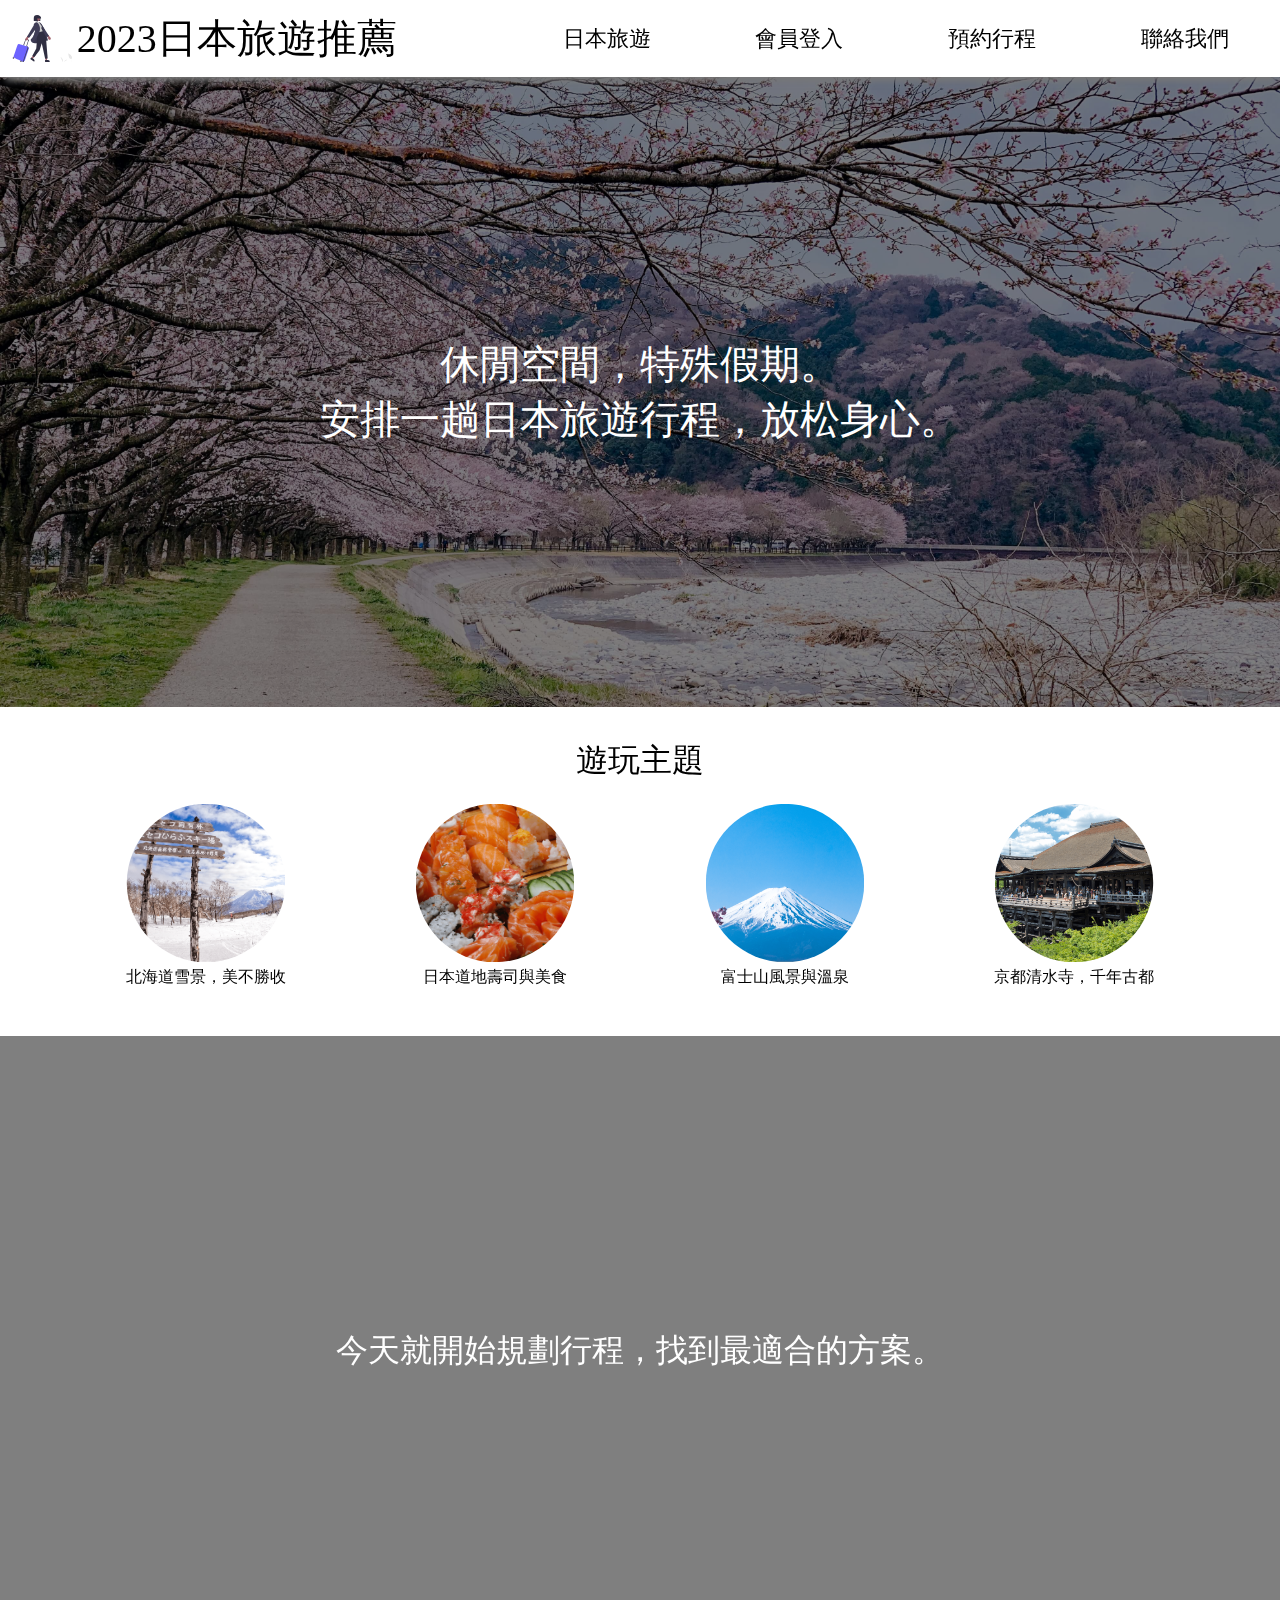
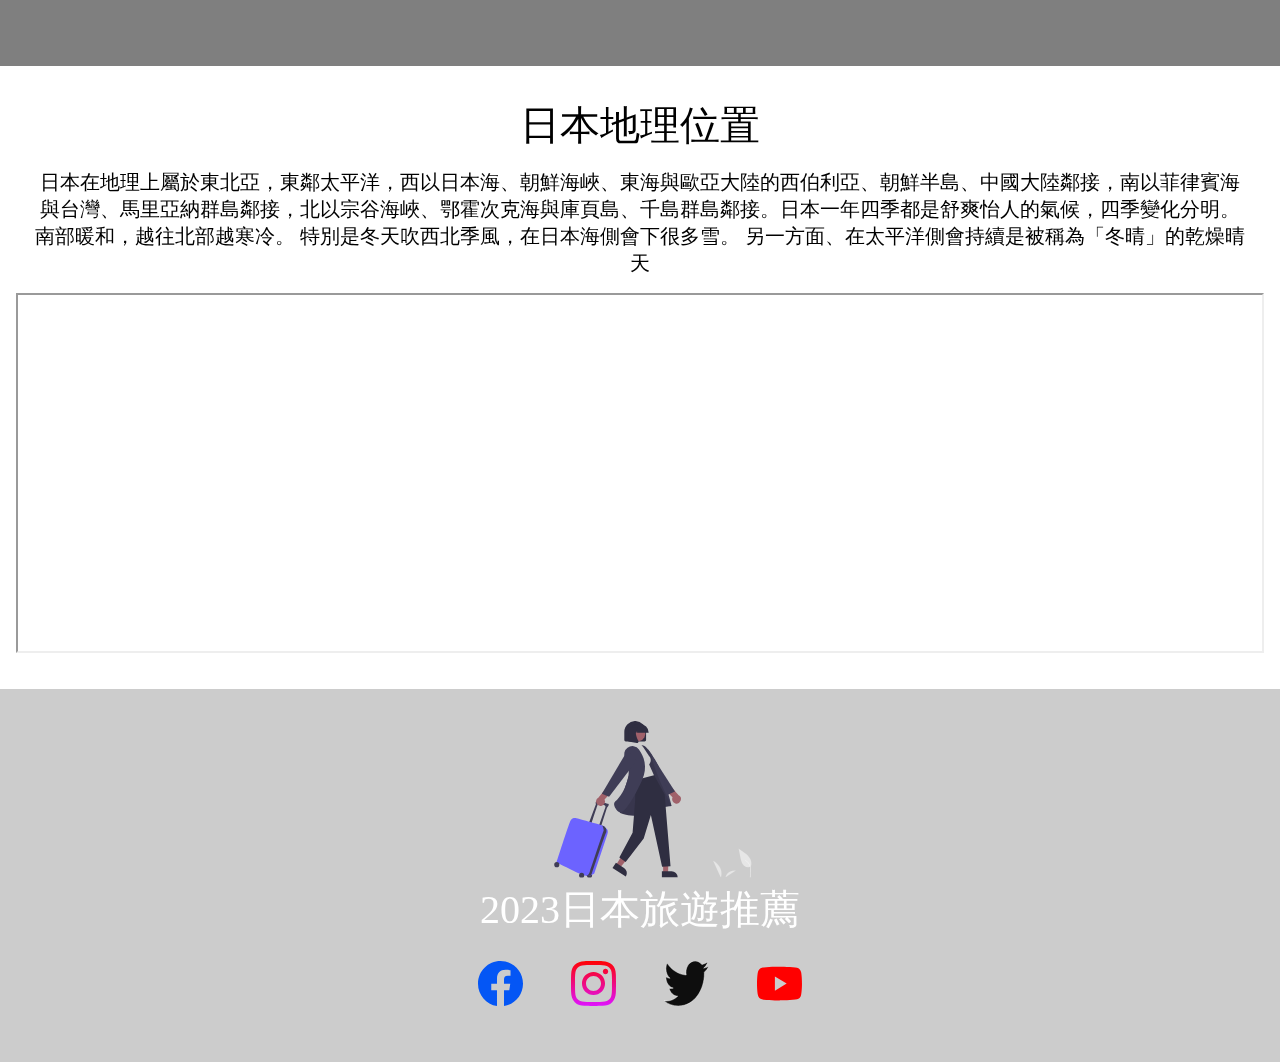
<file: html_class/project2/index.html>
<!DOCTYPE html>
<html lang="zh-Hants">

<head>
    <meta charset="UTF-8">
    <meta name="viewport" content="width=device-width, initial-scale=1.0">
    <title>日本旅遊推薦</title>
    <link rel="stylesheet" href="https://cdnjs.cloudflare.com/ajax/libs/font-awesome/6.6.0/css/all.min.css"
        integrity="sha512-Kc323vGBEqzTmouAECnVceyQqyqdsSiqLQISBL29aUW4U/M7pSPA/gEUZQqv1cwx4OnYxTxve5UMg5GT6L4JJg=="
        crossorigin="anonymous" referrerpolicy="no-referrer" />
    <link rel="stylesheet" href="./styles/style.css">
</head>

<body>
    <img class="fixed-image" src="./images/富士山2.jpg" alt="">
    <header>
        <section class="logo">
            <img src="./images/網站Logo.svg" alt="日本旅遊網logo">
            <h1>2023日本旅遊推薦</h1>
        </section>
        <nav>
            <ul>
                <li><a href="#"><i class="fa-solid fa-plane"></i>日本旅遊</a></li>
                <li><a href="#"><i class="fa-solid fa-right-from-bracket"></i>會員登入</a></li>
                <li><a href="#"><i class="fa-solid fa-book"></i>預約行程</a></li>
                <li><a href="#"><i class="fa-regular fa-address-book"></i>聯絡我們</a></li>
            </ul>
        </nav>
    </header>
    <main>
        <section class="background-img">
            <div class="filter"></div>
            <h3>休閒空間，特殊假期。<br>安排一趟日本旅遊行程，放松身心。</h3>
        </section>

        <section class="info-circles">
            <h3>遊玩主題</h3>
            <div class="circles">
                <div class="circle">
                    <img src="./images/北海道雪景.jpg" alt="北海道雪景"></img>
                    <p>北海道雪景，美不勝收</p>
                </div>
                <div class="circle">
                    <img src="./images/日本壽司.jpg" alt="日本壽司"></img>
                    <p>日本道地壽司與美食</p>
                </div>
                <div class="circle">
                    <img src="./images/富士山.jpg" alt="富士山"></img>
                    <p>富士山風景與溫泉</p>
                </div>
                <div class="circle">
                    <img src="./images/清水寺.jpg" alt="清水寺"></img>
                    <p>京都清水寺，千年古都</p>
                </div>
            </div>
        </section>


        <section class="empty-container">
            <h3>今天就開始規劃行程，找到最適合的方案。</h3>
        </section>

        <section class="map">
            <h3>日本地理位置</h3>
            <p>日本在地理上屬於東北亞，東鄰太平洋，西以日本海、朝鮮海峽、東海與歐亞大陸的西伯利亞、朝鮮半島、中國大陸鄰接，南以菲律賓海與台灣、馬里亞納群島鄰接，北以宗谷海峽、鄂霍次克海與庫頁島、千島群島鄰接。日本一年四季都是舒爽怡人的氣候，四季變化分明。
                南部暖和，越往北部越寒冷。 特別是冬天吹西北季風，在日本海側會下很多雪。 另一方面、在太平洋側會持續是被稱為「冬晴」的乾燥晴天</p>
            <iframe
                src="https://www.google.com/maps/embed?pb=!1m18!1m12!1m3!1d6530658.069620198!2d135.85963704729156!3d36.942996743045036!2m3!1f0!2f0!3f0!3m2!1i1024!2i768!4f13.1!3m3!1m2!1s0x34674e0fd77f192f%3A0xf54275d47c665244!2z5pel5pys!5e0!3m2!1szh-TW!2stw!4v1726817545319!5m2!1szh-TW!2stw"
                allowfullscreen="" loading="lazy" referrerpolicy="no-referrer-when-downgrade"></iframe>
        </section>


        <footer>
            <div class="footer-img">
                <img src="./images/網站Logo.svg" alt="">
            </div>
            <h3>2023日本旅遊推薦</h3>
            <div class="link-icnos">
                <img src="./Icons/facebook.svg" alt="" class="icon">
                <img src="./Icons/instagram.svg" alt="" class="icon">
                <img src="./Icons/twitter.svg" alt="" class="icon">
                <img src="./Icons/youtube.svg" alt="" class="icon">
            </div>
        </footer>
    </main>


    <script>
        setInterval(() => {
            let topBackground = document.querySelector(".background-img");
            if (topBackground.style.backgroundImage == 'url("../images/日本櫻花.jpg")') {
                topBackground.style.backgroundImage = 'url("../images/京都古城.jpg")'
            } else if (topBackground.style.backgroundImage == 'url("../images/京都古城.jpg")') {
                topBackground.style.backgroundImage = 'url("../images/大阪街頭.jpg")'
            } else {
                topBackground.style.backgroundImage = 'url("../images/日本櫻花.jpg")'
            }
        }, 3000);
    </script>
</body>

</html>
</file>
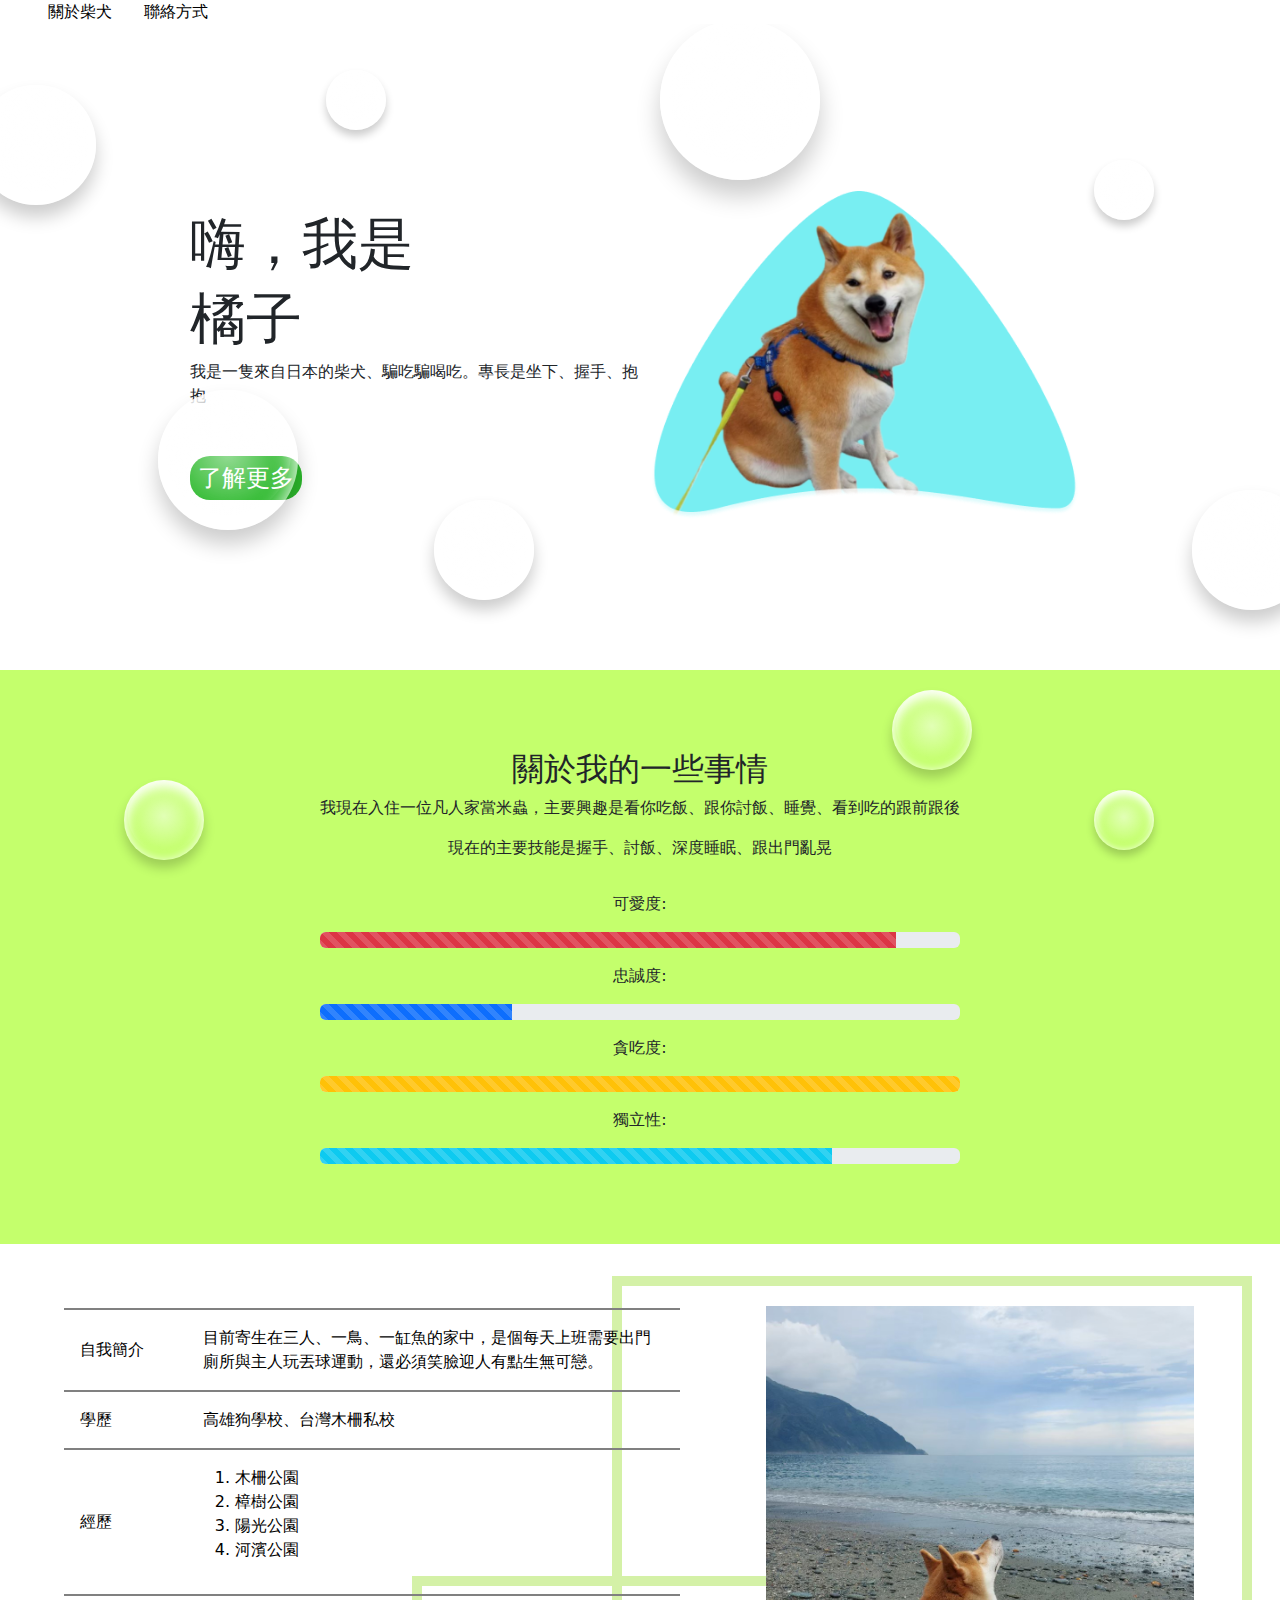
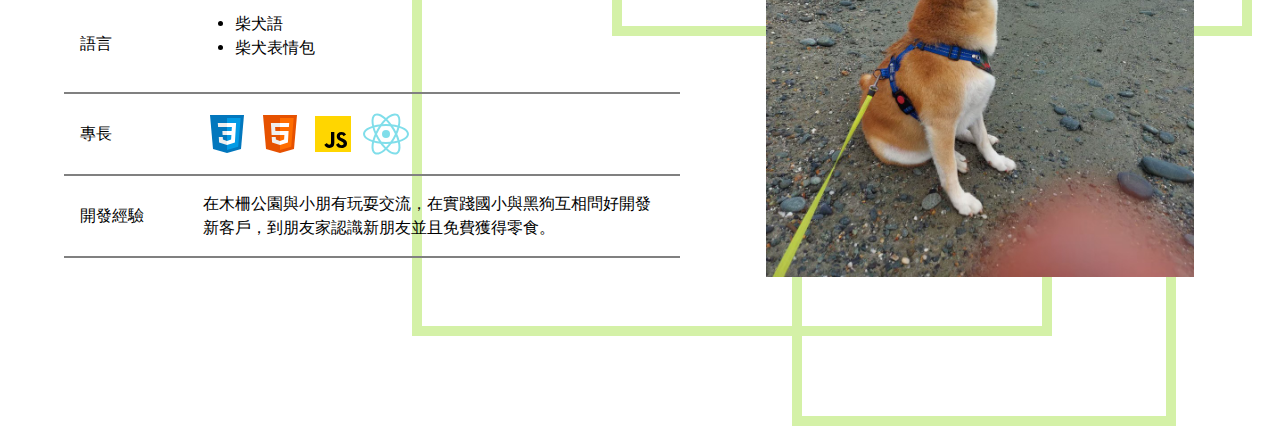
<file: html_class/project3/index.html>
<!DOCTYPE html>
<html lang="zh-Hants">

<head>
    <meta charset="UTF-8">
    <meta name="viewport" content="width=device-width, initial-scale=1.0">
    <title>橘子的介紹網頁</title>
    <link rel="stylesheet" href="https://cdn.jsdelivr.net/npm/bootstrap@5.3.3/dist/css/bootstrap.min.css">
    <link rel="stylesheet" href="./styles/bubble.css">
    <link rel="stylesheet" href="./styles/style.css">
</head>

<body>
    <nav>
        <ul>
            <li>
                <a href="#">關於柴犬</a>
            </li>
            <li>
                <a href="#">聯絡方式</a>
            </li>
        </ul>
    </nav>
    <main>
        <div id="background-wrap">
            <div class="bubble x1"></div>
            <div class="bubble x2"></div>
            <div class="bubble x3"></div>
            <div class="bubble x4"></div>
            <div class="bubble x5"></div>
            <div class="bubble x6"></div>
            <div class="bubble x7"></div>
            <div class="bubble x8"></div>
            <div class="bubble x9"></div>
            <div class="bubble x10"></div>
        </div>

        <section class="main-area">
            <div class="info">
                <h1>嗨，我是</h1>
                <h1>橘子</h1>
                <p>我是一隻來自日本的柴犬、騙吃騙喝吃。專長是坐下、握手、抱抱</p>
                <button><a href="">了解更多</a></button>
            </div>
            <div class="img-area">
                <img src="./img/Group 1.png" alt="">
            </div>
        </section>
        <section class="about-me">
            <div class="description">
                <h2>關於我的一些事情</h2>
                <p>
                    我現在入住一位凡人家當米蟲，主要興趣是看你吃飯、跟你討飯、睡覺、看到吃的跟前跟後
                </p>
                <p>
                    現在的主要技能是握手、討飯、深度睡眠、跟出門亂晃
                </p>
                <div class="progress-bar-area">
                    <p>可愛度:</p>
                    <div class="progress" role="progressbar" aria-label="Animated striped example" aria-valuenow="75"
                        aria-valuemin="0" aria-valuemax="100">
                        <div class="progress-bar progress-bar-striped progress-bar-animated bg-danger"
                            style="width: 90%">
                        </div>
                    </div>

                    <p>忠誠度:</p>
                    <div class="progress" role="progressbar" aria-label="Animated striped example" aria-valuenow="75"
                        aria-valuemin="0" aria-valuemax="100">
                        <div class="progress-bar progress-bar-striped progress-bar-animated " style="width: 30%"></div>
                    </div>

                    <p>貪吃度:</p>
                    <div class="progress" role="progressbar" aria-label="Animated striped example" aria-valuenow="75"
                        aria-valuemin="0" aria-valuemax="100">
                        <div class="progress-bar progress-bar-striped progress-bar-animated bg-warning bg-success"
                            style="width: 100%"></div>
                    </div>

                    <p>獨立性:</p>
                    <div class="progress" role="progressbar" aria-label="Animated striped example" aria-valuenow="75"
                        aria-valuemin="0" aria-valuemax="100">
                        <div class="progress-bar progress-bar-striped progress-bar-animated bg-info" style="width: 80%">
                        </div>
                    </div>
                </div>
            </div>
        </section>
        <div class="resume">
            <section class="table">
                <table>
                    <tr style="border-top:2px solid gray">
                        <td style="width: 20%;">自我簡介</td>
                        <td style="width: 80%;">目前寄生在三人、一鳥、一缸魚的家中，是個每天上班需要出門廁所與主人玩丟球運動，還必須笑臉迎人有點生無可戀。</td>
                    </tr>
                    <tr>
                        <td>學歷</td>
                        <td>高雄狗學校、台灣木柵私校</td>
                    </tr>
                    <tr>
                        <td>經歷</td>
                        <td>
                            <ol>
                                <li>木柵公園</li>
                                <li>樟樹公園</li>
                                <li>陽光公園</li>
                                <li>河濱公園</li>
                            </ol>
                        </td>
                    </tr>
                    <tr>
                        <td>語言</td>
                        <td>
                            <ul>
                                <li>柴犬語</li>
                                <li>柴犬表情包</li>
                            </ul>
                        </td>
                    </tr>
                    <tr>
                        <td>專長</td>
                        <td>
                            <img src="./ICONS/icons8-css3.svg" alt="">
                            <img src="./ICONS/icons8-html-5.svg" alt="">
                            <img src="./ICONS/icons8-javascript.svg" alt="">
                            <img src="./ICONS/icons8-react-native.svg" alt="">
                        </td>
                    </tr>
                    <tr>
                        <td>開發經驗</td>
                        <td>在木柵公園與小朋有玩耍交流，在實踐國小與黑狗互相問好開發新客戶，到朋友家認識新朋友並且免費獲得零食。</td>
                    </tr>
                </table>
            </section>

            <section class="picture">
                <img src="./img/LINE_ALBUM_30230604粉鳥林濱海一日遊_241004_2.jpg" alt="">
                <div class="greenrect1"></div>
                <div class="greenrect2"></div>
                <div class="greenrect3"></div>
            </section>
        </div>
    </main>
    <script src="https://cdn.jsdelivr.net/npm/bootstrap@5.3.3/dist/js/bootstrap.bundle.min.js"
        integrity="sha384-YvpcrYf0tY3lHB60NNkmXc5s9fDVZLESaAA55NDzOxhy9GkcIdslK1eN7N6jIeHz"
        crossorigin="anonymous"></script>
    <script src="./app.js"></script>
</body>



</html>
</file>
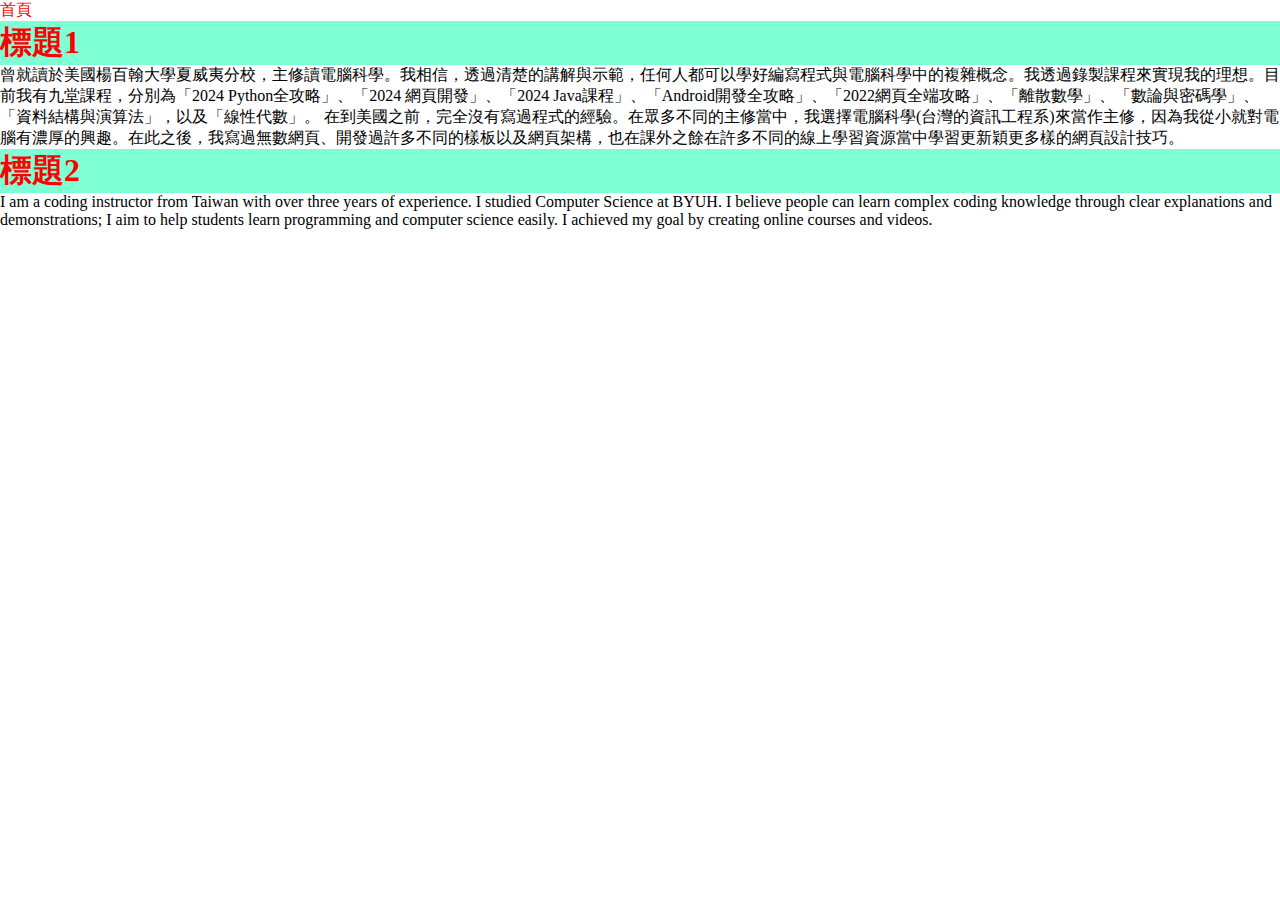
<file: html_class/sass_practise/index.html>
<!DOCTYPE html>
<html lang="en">

<head>
    <meta charset="UTF-8">
    <meta name="viewport" content="width=device-width, initial-scale=1.0">
    <title>Document</title>
    <link rel="stylesheet" href="./style/style.css">
</head>

<body>
    <header>
        <nav>
            <ul>
                <li><a href="">首頁</a></li>
            </ul>
        </nav>
    </header>

    <h1>標題1</h1>
    <p>
        曾就讀於美國楊百翰大學夏威夷分校，主修讀電腦科學。我相信，透過清楚的講解與示範，任何人都可以學好編寫程式與電腦科學中的複雜概念。我透過錄製課程來實現我的理想。目前我有九堂課程，分別為「2024
        Python全攻略」、「2024
        網頁開發」、「2024 Java課程」、「Android開發全攻略」、「2022網頁全端攻略」、「離散數學」、「數論與密碼學」、「資料結構與演算法」，以及「線性代數」。

        在到美國之前，完全沒有寫過程式的經驗。在眾多不同的主修當中，我選擇電腦科學(台灣的資訊工程系)來當作主修，因為我從小就對電腦有濃厚的興趣。在此之後，我寫過無數網頁、開發過許多不同的樣板以及網頁架構，也在課外之餘在許多不同的線上學習資源當中學習更新穎更多樣的網頁設計技巧。
    </p>
    <h1>標題2</h1>
    <p>
        I am a coding instructor from Taiwan with over three years of experience. I studied Computer Science at BYUH. I
        believe people can learn complex coding knowledge through clear explanations and demonstrations; I aim to help
        students learn programming and computer science easily. I achieved my goal by creating online courses and
        videos.
    </p>

</body>

</html>
</file>
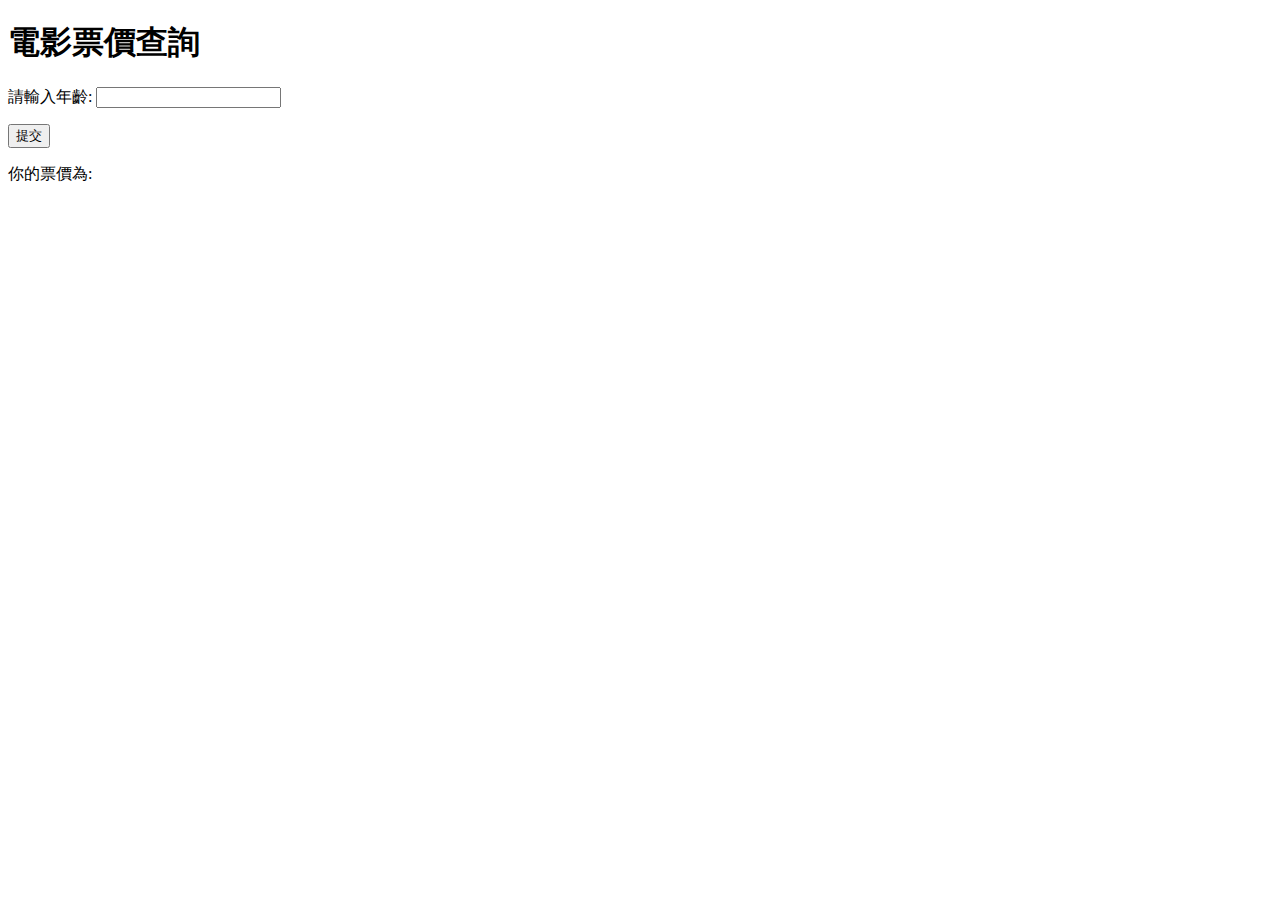
<file: js_class/project1/index.html>
<!DOCTYPE html>
<html lang="en">

<head>
    <meta charset="UTF-8">
    <meta name="viewport" content="width=device-width, initial-scale=1.0">
    <title>Document</title>
</head>

<body>
    <h1>電影票價查詢</h1>
    <p>
        請輸入年齡:
        <input class="Age" type="text" pattern="^[0-9]+$" title="請輸入正整數">
    </p>

    <button>提交</button>
    <div class="ShowPrice">
        <p>你的票價為:
            <span></span>
        </p>
    </div>


    <script src="./app.js"></script>
</body>

</html>
</file>
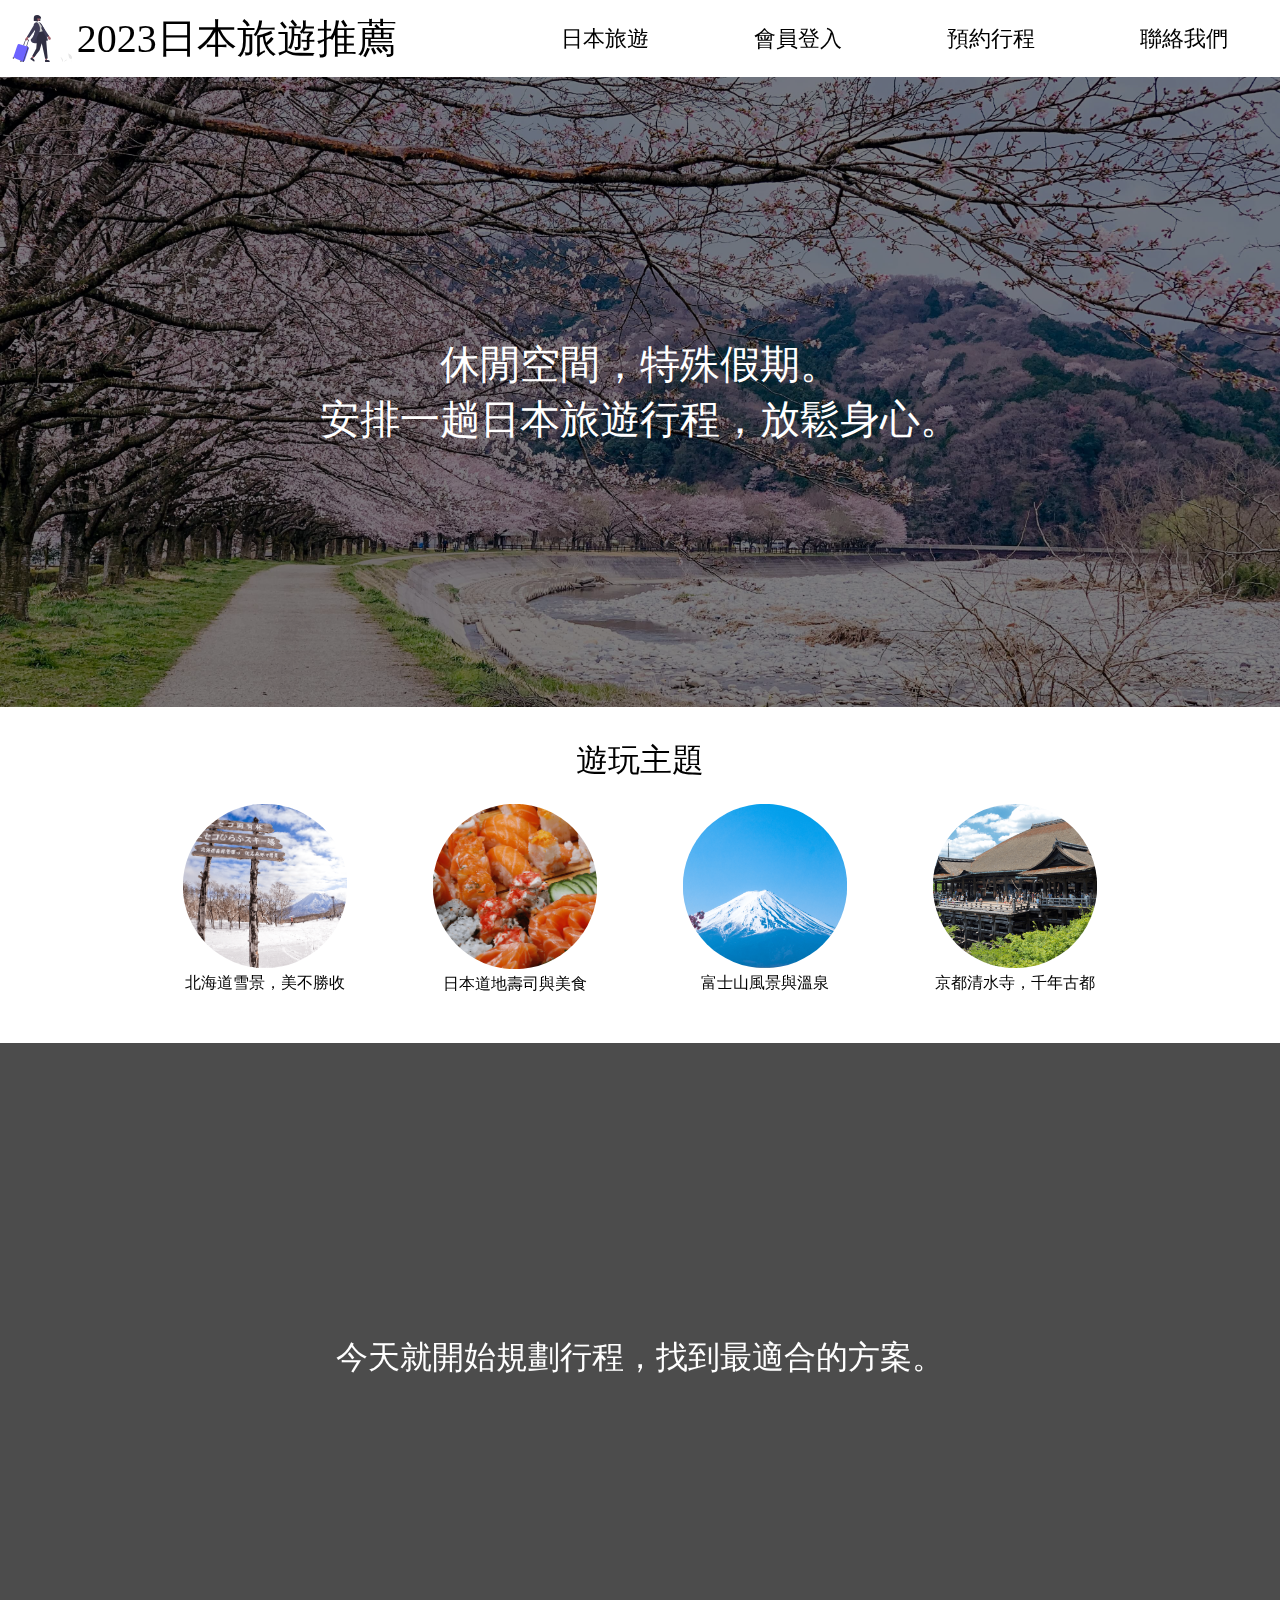
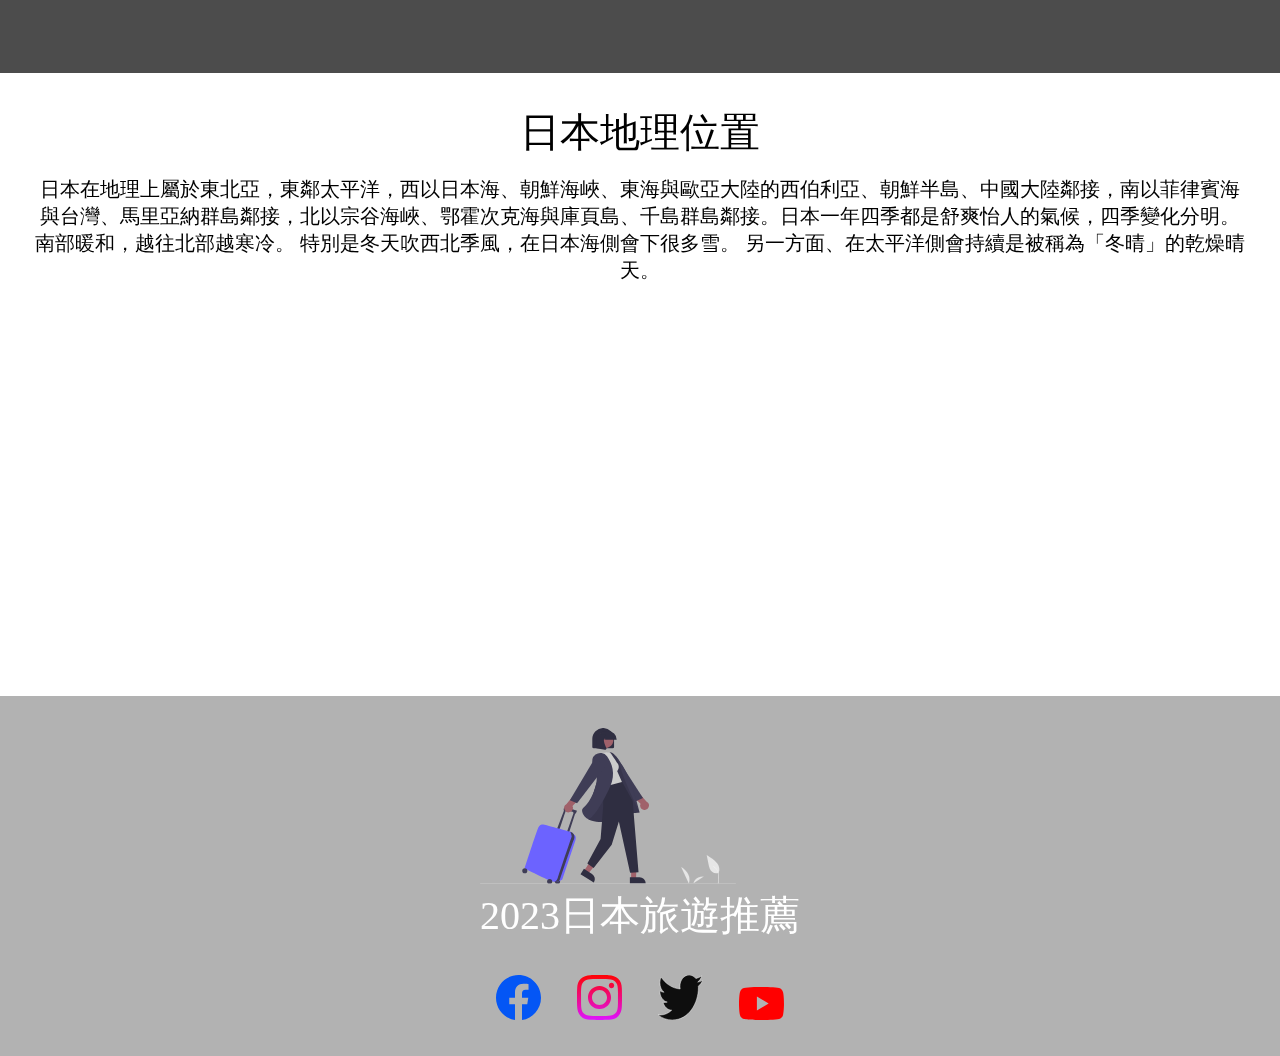
<file: html_class/project2/final/index.html>
<!DOCTYPE html>
<html lang="zh-Hants">
  <head>
    <meta charset="UTF-8" />
    <meta http-equiv="X-UA-Compatible" content="IE=edge" />
    <meta name="viewport" content="width=device-width, initial-scale=1.0" />
    <title>日本旅遊推薦</title>
    <link
      rel="stylesheet"
      href="https://cdnjs.cloudflare.com/ajax/libs/font-awesome/6.2.0/css/all.min.css"
      integrity="sha512-xh6O/CkQoPOWDdYTDqeRdPCVd1SpvCA9XXcUnZS2FmJNp1coAFzvtCN9BmamE+4aHK8yyUHUSCcJHgXloTyT2A=="
      crossorigin="anonymous"
      referrerpolicy="no-referrer"
    />
    <link rel="stylesheet" href="./styles/style.css" />
  </head>
  <body>
    <img class="fixed-image" src="./images/富士山2.jpg" alt="fixed-image" />

    <header>
      <section class="logo">
        <img src="./images/網站Logo.svg" alt="日本旅遊網Logo" />
        <h1>2023日本旅遊推薦</h1>
      </section>
      <nav>
        <ul>
          <li>
            <a href="#"><i class="fa-solid fa-plane"></i> 日本旅遊</a>
          </li>
          <li>
            <a href="#"
              ><i class="fa-solid fa-right-to-bracket"></i> 會員登入</a
            >
          </li>
          <li>
            <a href="#"><i class="fa-solid fa-book"></i> 預約行程</a>
          </li>
          <li>
            <a href="#"><i class="fa-regular fa-address-book"></i> 聯絡我們</a>
          </li>
        </ul>
      </nav>
    </header>

    <main>
      <section class="background-img">
        <div class="filter"></div>
        <h3>休閒空間，特殊假期。<br />安排一趟日本旅遊行程，放鬆身心。</h3>
      </section>

      <section class="info-circles">
        <h3>遊玩主題</h3>
        <div class="circles">
          <div class="circle">
            <img src="./images/北海道雪景.jpg" alt="北海道雪景" />
            <p>北海道雪景，美不勝收</p>
          </div>
          <div class="circle">
            <img src="./images/日本壽司.jpg" alt="日本壽司" />
            <p>日本道地壽司與美食</p>
          </div>
          <div class="circle">
            <img src="./images/富士山.jpg" alt="富士山" />
            <p>富士山風景與溫泉</p>
          </div>
          <div class="circle">
            <img src="./images/清水寺.jpg" alt="清水寺" />
            <p>京都清水寺，千年古都</p>
          </div>
        </div>
      </section>

      <section class="empty-container">
        <h3>今天就開始規劃行程，找到最適合的方案。</h3>
      </section>

      <section class="google-map">
        <h3>日本地理位置</h3>
        <p>
          日本在地理上屬於東北亞，東鄰太平洋，西以日本海、朝鮮海峽、東海與歐亞大陸的西伯利亞、朝鮮半島、中國大陸鄰接，南以菲律賓海與台灣、馬里亞納群島鄰接，北以宗谷海峽、鄂霍次克海與庫頁島、千島群島鄰接。日本一年四季都是舒爽怡人的氣候，四季變化分明。
          南部暖和，越往北部越寒冷。
          特別是冬天吹西北季風，在日本海側會下很多雪。
          另一方面、在太平洋側會持續是被稱為「冬晴」的乾燥晴天。
        </p>
        <iframe
          src="https://www.google.com/maps/embed?pb=!1m18!1m12!1m3!1d5300755.760441594!2d137.10323600911116!3d35.18148688884259!2m3!1f0!2f0!3f0!3m2!1i1024!2i768!4f13.1!3m3!1m2!1s0x34674e0fd77f192f%3A0xf54275d47c665244!2sJapan!5e0!3m2!1sen!2sus!4v1664253921541!5m2!1sen!2sus"
          style="border: 0"
          allowfullscreen=""
          loading="lazy"
          referrerpolicy="no-referrer-when-downgrade"
        ></iframe>
      </section>
    </main>

    <footer>
      <section class="logo">
        <img src="./images/網站Logo.svg" alt="logo" />
        <h3>2023日本旅遊推薦</h3>
      </section>
      <section class="links">
        <a href="#"><img src="./Icons/facebook.svg" alt="facebook" /></a>
        <a href="#"><img src="./Icons/instagram.svg" alt="instagram" /></a>
        <a href="#"><img src="./Icons/twitter.svg" alt="twitter" /></a>
        <a href="#"><img src="./Icons/youtube.svg" alt="youtube" /></a>
      </section>
    </footer>

    <script>
      setInterval(() => {
        let topBackground = document.querySelector("section.background-img");
        if (
          topBackground.style.backgroundImage == 'url("../images/日本櫻花.jpg")'
        ) {
          topBackground.style.backgroundImage = 'url("../images/京都古城.jpg")';
        } else if (
          topBackground.style.backgroundImage == 'url("../images/京都古城.jpg")'
        ) {
          topBackground.style.backgroundImage = 'url("../images/大阪街頭.jpg")';
        } else {
          topBackground.style.backgroundImage = 'url("../images/日本櫻花.jpg")';
        }
      }, 3000);
    </script>
  </body>
</html>
</file>
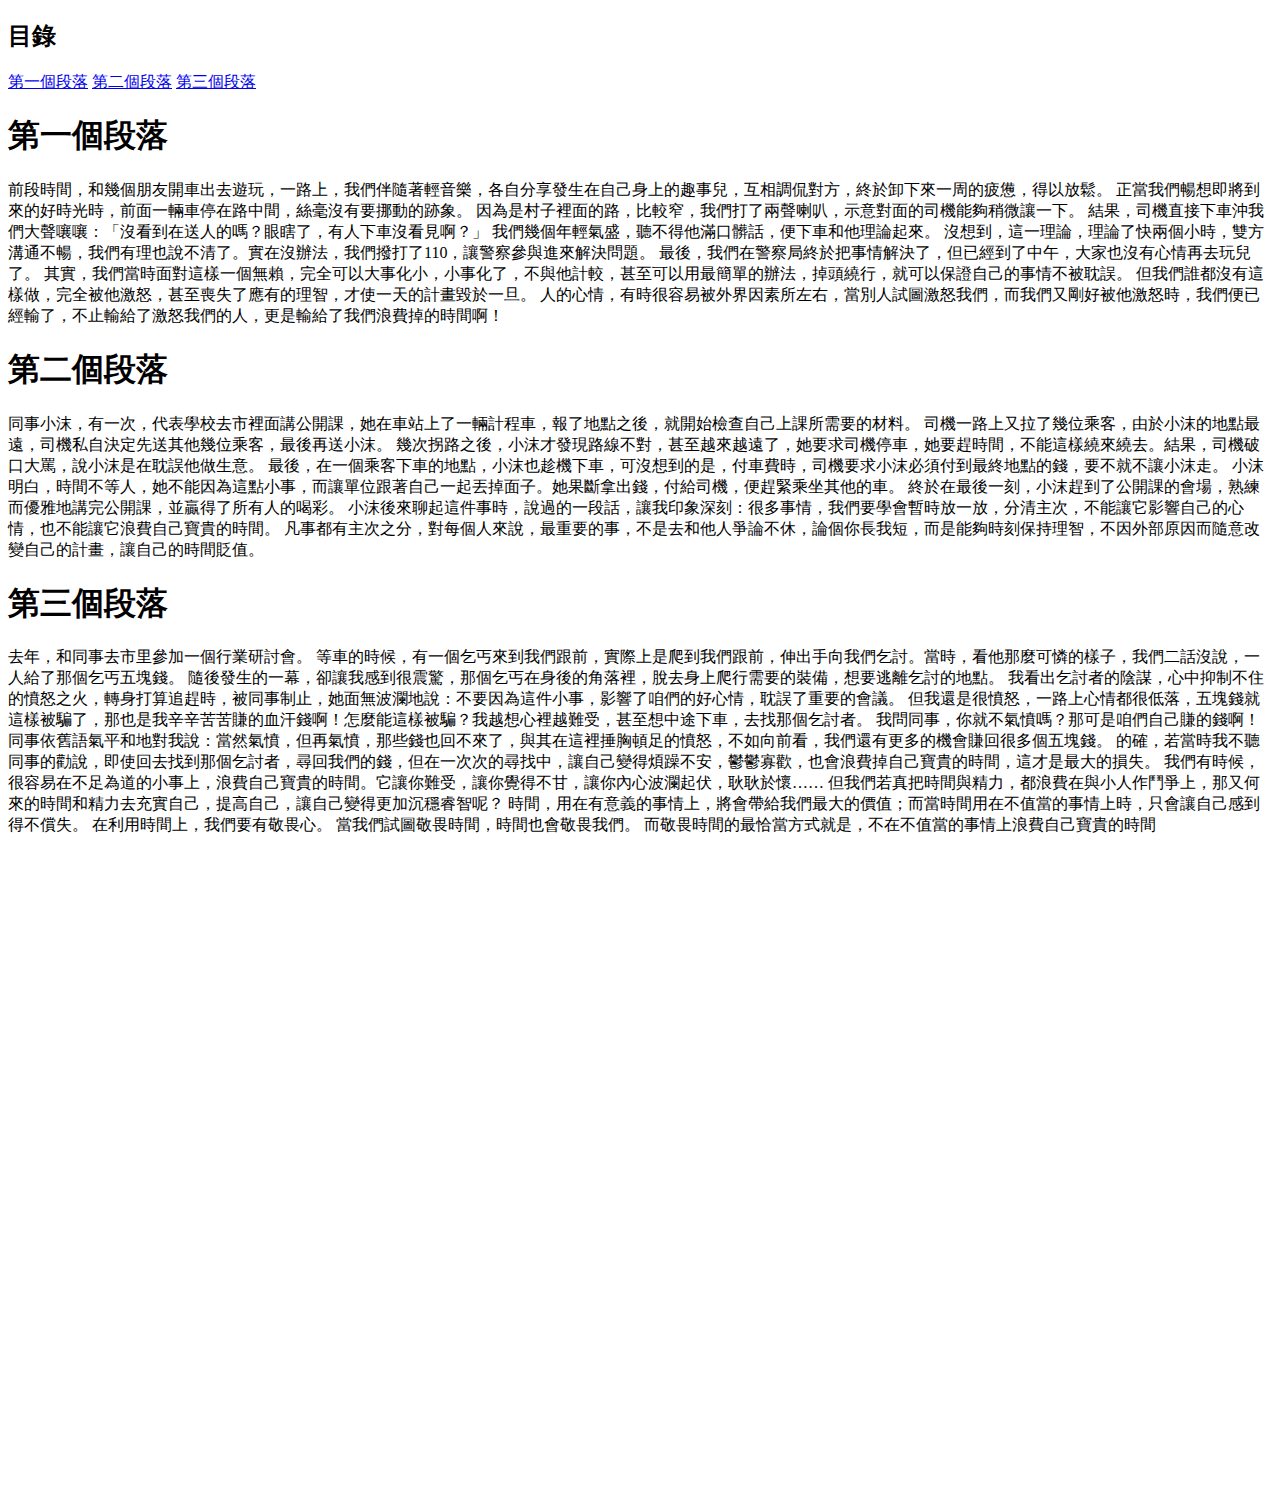
<file: html_class/bookmark/bookmark.html>
<!DOCTYPE html>
<html lang="en">

<head>
    <meta charset="UTF-8">
    <meta name="viewport" content="width=device-width, initial-scale=1.0">
    <title>Document</title>
    <style>
        html {
            scroll-behavior: smooth;
            height: 1500px;
        }
    </style>
</head>

<body>
    <h2>目錄</h2>
    <a href="#first-p">第一個段落</a>
    <a href="#second-p">第二個段落</a>
    <a href="#third-p">第三個段落</a>

    <h1 id="first-p">第一個段落</h1>
    <p>前段時間，和幾個朋友開車出去遊玩，一路上，我們伴隨著輕音樂，各自分享發生在自己身上的趣事兒，互相調侃對方，終於卸下來一周的疲憊，得以放鬆。

        正當我們暢想即將到來的好時光時，前面一輛車停在路中間，絲毫沒有要挪動的跡象。

        因為是村子裡面的路，比較窄，我們打了兩聲喇叭，示意對面的司機能夠稍微讓一下。

        結果，司機直接下車沖我們大聲嚷嚷：「沒看到在送人的嗎？眼瞎了，有人下車沒看見啊？」

        我們幾個年輕氣盛，聽不得他滿口髒話，便下車和他理論起來。

        沒想到，這一理論，理論了快兩個小時，雙方溝通不暢，我們有理也說不清了。實在沒辦法，我們撥打了110，讓警察參與進來解決問題。

        最後，我們在警察局終於把事情解決了，但已經到了中午，大家也沒有心情再去玩兒了。

        其實，我們當時面對這樣一個無賴，完全可以大事化小，小事化了，不與他計較，甚至可以用最簡單的辦法，掉頭繞行，就可以保證自己的事情不被耽誤。

        但我們誰都沒有這樣做，完全被他激怒，甚至喪失了應有的理智，才使一天的計畫毀於一旦。

        人的心情，有時很容易被外界因素所左右，當別人試圖激怒我們，而我們又剛好被他激怒時，我們便已經輸了，不止輸給了激怒我們的人，更是輸給了我們浪費掉的時間啊！</p>

    <h1 id="second-p">第二個段落</h1>
    <p>同事小沫，有一次，代表學校去市裡面講公開課，她在車站上了一輛計程車，報了地點之後，就開始檢查自己上課所需要的材料。

        司機一路上又拉了幾位乘客，由於小沫的地點最遠，司機私自決定先送其他幾位乘客，最後再送小沫。

        幾次拐路之後，小沫才發現路線不對，甚至越來越遠了，她要求司機停車，她要趕時間，不能這樣繞來繞去。結果，司機破口大罵，說小沫是在耽誤他做生意。

        最後，在一個乘客下車的地點，小沫也趁機下車，可沒想到的是，付車費時，司機要求小沫必須付到最終地點的錢，要不就不讓小沫走。

        小沫明白，時間不等人，她不能因為這點小事，而讓單位跟著自己一起丟掉面子。她果斷拿出錢，付給司機，便趕緊乘坐其他的車。

        終於在最後一刻，小沫趕到了公開課的會場，熟練而優雅地講完公開課，並贏得了所有人的喝彩。

        小沫後來聊起這件事時，說過的一段話，讓我印象深刻：很多事情，我們要學會暫時放一放，分清主次，不能讓它影響自己的心情，也不能讓它浪費自己寶貴的時間。

        凡事都有主次之分，對每個人來說，最重要的事，不是去和他人爭論不休，論個你長我短，而是能夠時刻保持理智，不因外部原因而隨意改變自己的計畫，讓自己的時間貶值。</p>

    <h1 id="third-p">第三個段落</h1>
    <P>去年，和同事去市里參加一個行業研討會。

        等車的時候，有一個乞丐來到我們跟前，實際上是爬到我們跟前，伸出手向我們乞討。當時，看他那麼可憐的樣子，我們二話沒說，一人給了那個乞丐五塊錢。

        隨後發生的一幕，卻讓我感到很震驚，那個乞丐在身後的角落裡，脫去身上爬行需要的裝備，想要逃離乞討的地點。

        我看出乞討者的陰謀，心中抑制不住的憤怒之火，轉身打算追趕時，被同事制止，她面無波瀾地說：不要因為這件小事，影響了咱們的好心情，耽誤了重要的會議。

        但我還是很憤怒，一路上心情都很低落，五塊錢就這樣被騙了，那也是我辛辛苦苦賺的血汗錢啊！怎麼能這樣被騙？我越想心裡越難受，甚至想中途下車，去找那個乞討者。

        我問同事，你就不氣憤嗎？那可是咱們自己賺的錢啊！同事依舊語氣平和地對我說：當然氣憤，但再氣憤，那些錢也回不來了，與其在這裡捶胸頓足的憤怒，不如向前看，我們還有更多的機會賺回很多個五塊錢。

        的確，若當時我不聽同事的勸說，即使回去找到那個乞討者，尋回我們的錢，但在一次次的尋找中，讓自己變得煩躁不安，鬱鬱寡歡，也會浪費掉自己寶貴的時間，這才是最大的損失。

        我們有時候，很容易在不足為道的小事上，浪費自己寶貴的時間。它讓你難受，讓你覺得不甘，讓你內心波瀾起伏，耿耿於懷……

        但我們若真把時間與精力，都浪費在與小人作鬥爭上，那又何來的時間和精力去充實自己，提高自己，讓自己變得更加沉穩睿智呢？

        時間，用在有意義的事情上，將會帶給我們最大的價值；而當時間用在不值當的事情上時，只會讓自己感到得不償失。

        在利用時間上，我們要有敬畏心。

        當我們試圖敬畏時間，時間也會敬畏我們。

        而敬畏時間的最恰當方式就是，不在不值當的事情上浪費自己寶貴的時間</P>

</body>

</html>
</file>
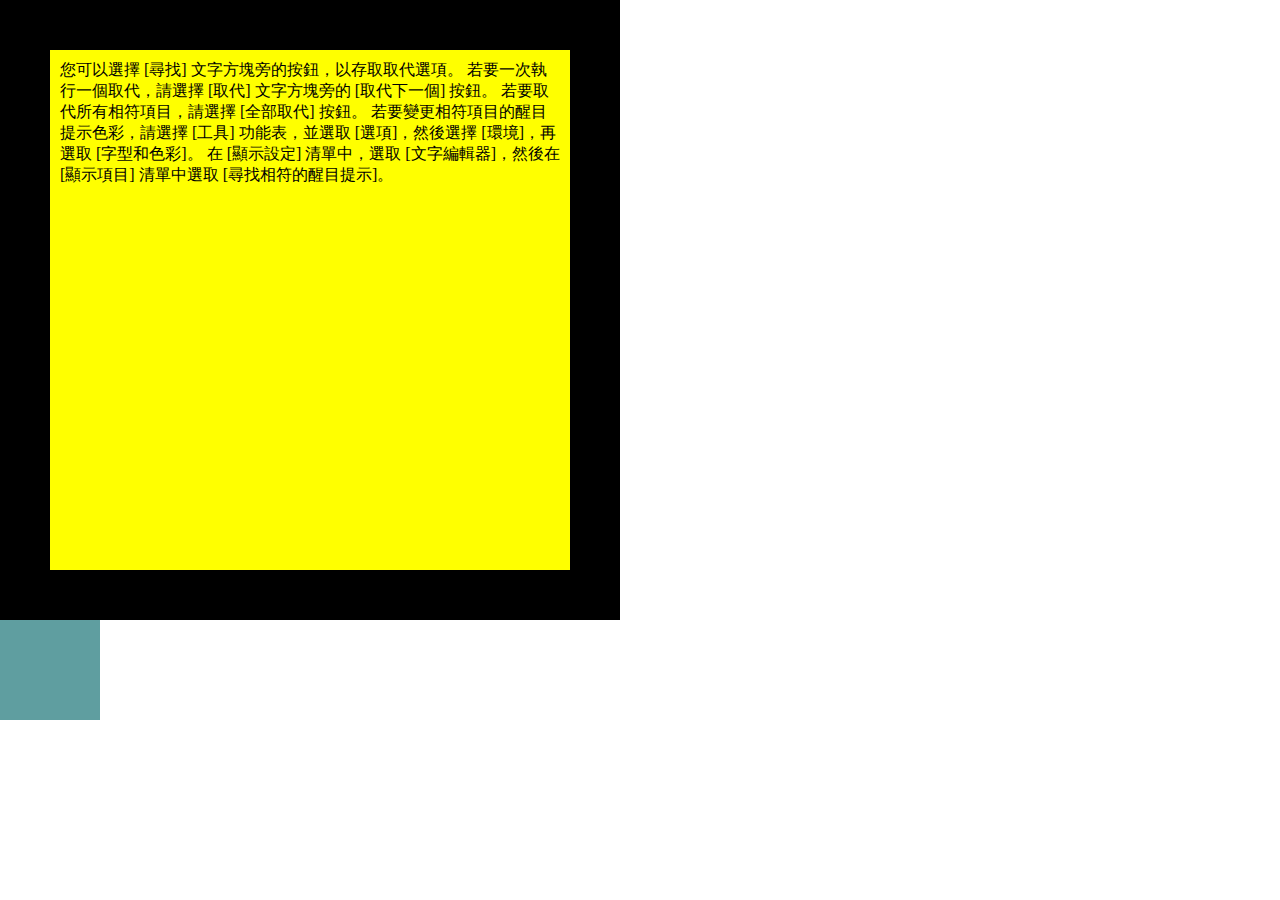
<file: html_class/obj1/demo.html>
<!DOCTYPE html>
<html lang="en">

<head>
    <meta charset="UTF-8">
    <meta name="viewport" content="width=device-width, initial-scale=1.0">
    <title>Document</title>
    <!-- <link rel="stylesheet" href="./style.css"> -->
     <style>
        *{
            margin: 0;
            padding: 0;
            box-sizing:content-box
        }
        p{
            width: 500px;
            height: 500px;
            background-color: yellow;
            padding: 10px;
            border: solid 50px black;
        }

        .animation_box{
            width: 100px;
            height: 100px;
            background-color: cadetblue;
            animation-name:changecolor;
            animation-duration: 2s;
            animation-fill-mode: forwards;
            position: relative;
            animation: changecolor 2s linear 1s infinite alternate  ;
        }

        @keyframes changecolor{
            from{
                background-color: blue;
                left: 0px;
            }
            to{
                background-color: blueviolet;
                left: 500px;
            }
        }

     </style>
</head>

<body>
    <p>
        您可以選擇 [尋找] 文字方塊旁的按鈕，以存取取代選項。 若要一次執行一個取代，請選擇 [取代] 文字方塊旁的 [取代下一個] 按鈕。 若要取代所有相符項目，請選擇 [全部取代] 按鈕。
若要變更相符項目的醒目提示色彩，請選擇 [工具] 功能表，並選取 [選項]，然後選擇 [環境]，再選取 [字型和色彩]。 在 [顯示設定] 清單中，選取 [文字編輯器]，然後在 [顯示項目] 清單中選取 [尋找相符的醒目提示]。
    </p>

    <div class="animation_box">
        
    </div>
</body>

</html>
</file>
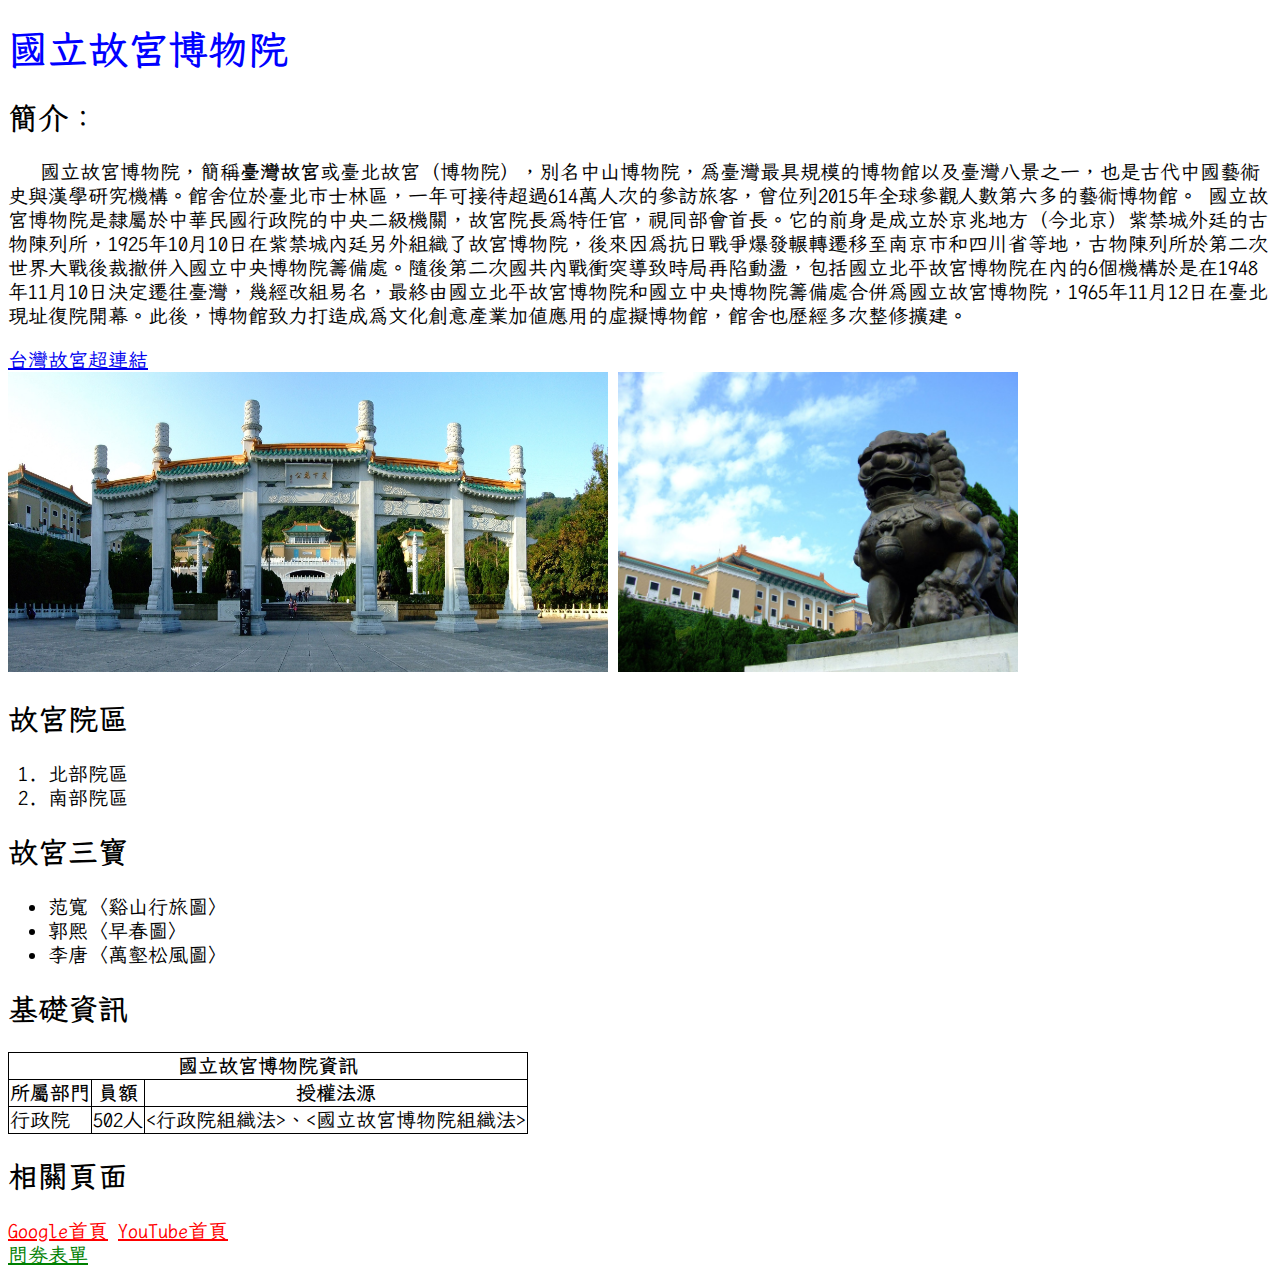
<file: html_class/obj1/html_lable.html>
<!DOCTYPE html>
<!-- lang屬性設定網頁的語言 en英文、zh-hant中文-->
<html lang="zh-Hant">

<head>
    <!-- charset設定你的文字編碼格式 -->
    <meta charset="UTF-8">
    <meta name="viewport" content="width=device-width, initial-scale=1.0">
    <!-- 瀏覽器搜尋到的網站下方有個描述 -->
    <meta name="description" content="設一個簡單講述故宮博物院資訊的網站">
    <!-- 讓所有搜尋引擎可以找到你的網站 -->
    <meta name="robots" content="index,follow">
    <!-- 讓google搜尋引擎可以找到你的網站 -->
    <meta name="googlebot" content="index,follow">
    <!-- 可以顯示網頁作者 -->
    <meta name="author" content="jack kao">
    <style>
        table,
        th,
        tr,
        td {
            border: 1px solid black;
            border-collapse: collapse;
        }
    </style>
    <!-- 瀏覽器頁籤名稱 -->
    <title>故宮博物院資訊網</title>
    <link rel="icon" href="./favicon.ico">
    <link rel="preconnect" href="https://fonts.googleapis.com">
    <link rel="preconnect" href="https://fonts.gstatic.com" crossorigin>
    <link href="https://fonts.googleapis.com/css2?family=LXGW+WenKai+Mono+TC&display=swap" rel="stylesheet">
    <link rel="stylesheet" href="./style.css">
</head>


<body>
    <h1>國立故宮博物院</h1>
    <h2>簡介：</h2>

    <p>
        國立故宮博物院，簡稱<strong>臺灣故宮</strong>或臺北故宮（博物院），別名中山博物院，為臺灣最具規模的博物館以及臺灣八景之一，也是古代中國藝術史與漢學研究機構。館舍位於臺北市士林區，一年可接待超過614萬人次的參訪旅客，曾位列2015年全球參觀人數第六多的藝術博物館。
        國立故宮博物院是隸屬於中華民國行政院的中央二級機關，故宮院長為特任官，視同部會首長。它的前身是成立於京兆地方（今北京）紫禁城外廷的古物陳列所，1925年10月10日在紫禁城內廷另外組織了故宮博物院，後來因為抗日戰爭爆發輾轉遷移至南京市和四川省等地，古物陳列所於第二次世界大戰後裁撤併入國立中央博物院籌備處。隨後第二次國共內戰衝突導致時局再陷動盪，包括國立北平故宮博物院在內的6個機構於是在1948年11月10日決定遷往臺灣，幾經改組易名，最終由國立北平故宮博物院和國立中央博物院籌備處合併為國立故宮博物院，1965年11月12日在臺北現址復院開幕。此後，博物館致力打造成為文化創意產業加值應用的虛擬博物館，館舍也歷經多次整修擴建。
    </p>

    <div>
        <a href="https://www.npm.gov.tw/">台灣故宮超連結</a>
    </div>

    <img width="600px" height="300px" src="./故宮圖片2.jpeg" alt="">
    <img width="400px" height="300px" src="./故宮圖片1.jpeg" alt="">

    <h2>故宮院區</h2>
    <ol>
        <li>北部院區</li>
        <li>南部院區</li>
    </ol>

    <h2>故宮三寶</h2>
    <ul>
        <li>范寬〈谿山行旅圖〉</li>
        <li>郭熙〈早春圖〉</li>
        <li>李唐〈萬壑松風圖〉</li>
    </ul>

    <h2>基礎資訊</h2>

    <table>
        <thead>
            <tr>
                <th colspan="3">國立故宮博物院資訊</th>
            </tr>
            <tr>
                <th>所屬部門</th>
                <th>員額</th>
                <th>授權法源</th>
            </tr>
        </thead>

        <tbody>
            <tr>
                <td>行政院</td>
                <td>502人</td>
                <td>
                    <行政院組織法>、<國立故宮博物院組織法>
                </td>
            </tr>
        </tbody>

    </table>

    <h2>相關頁面</h2>
    <div class="link1">
        <a href="https://www.google.com">Google首頁</a>
        <a href="https://www.youtube.com">YouTube首頁</a>
    </div>
    <div class="link2">
        <a href="./表單.html">問券表單</a>
    </div>
</body>

</html>
</file>
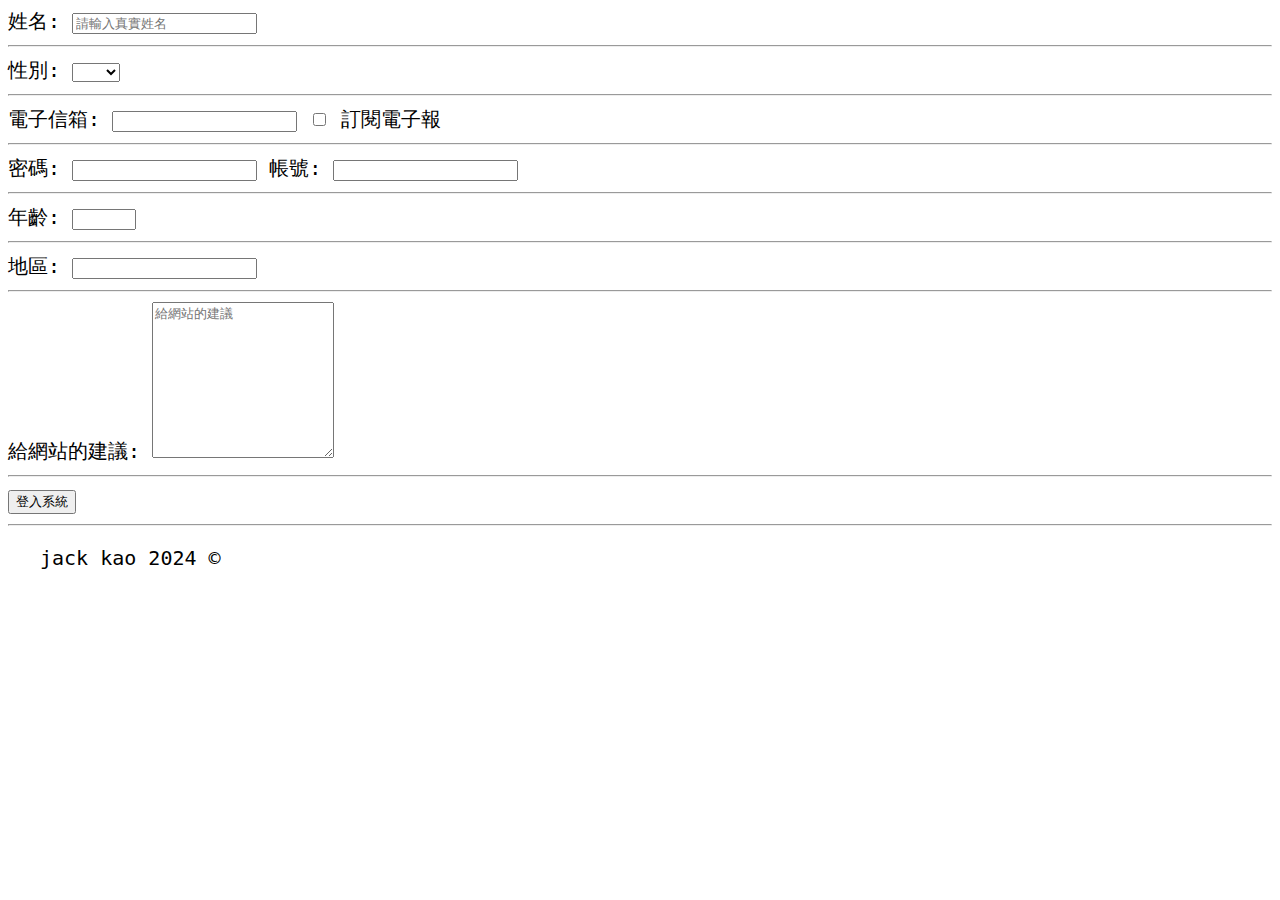
<file: html_class/obj1/表單.html>
<!DOCTYPE html>
<html lang="en">

<head>
    <meta charset="UTF-8">
    <meta name="viewport" content="width=device-width, initial-scale=1.0">
    <title>Document</title>
    <link rel="stylesheet" href="./style.css">
</head>

<body>
    <form action="" method="GET">
        <label for="name">姓名:</label>
        <input type="text" placeholder="請輸入真實姓名" id="name" name="name">
        <hr>
        <label for="gender">性別:</label>
        <!-- <input type="radio" id="male" name="gender" value="male">
            <label for="male">男性</label>
            <input type="radio" id="female" name="gender" value="female">
            <label for="female">女性</label>
            <input type="radio" id="other" name="gender" value="other">
            <label for="other">其他</label> -->
        <select name="gender" id="gender" required>
            <option value=""></option>
            <option value="male">男性</option>
            <option value="female">女性</option>
            <option value="other">其他</option>
        </select>
        <hr>
        <label for="email">電子信箱:</label>
        <input type="email" id="email" name="email">
        <input type="checkbox" id="checkbox" name="checkbox">
        <label for="checkbox">訂閱電子報</label>
        <hr>
        <label for="password">密碼:</label>
        <input type="password" id="password" name="password" maxlength="10" minlength="3">

        <label for="email">帳號:</label>
        <input type="text" id="email" name="email" minlength="3" maxlength="50">
        <hr>

        <label for="age">年齡:</label>
        <!-- <input type="range" min="0" max="120" step="10"> -->
        <input type="number" name="age" id="age" min="1" max="150">
        <hr>
        <label for="city">地區:</label>
        <input list="area-list" type="text" name="city" id="city">
        <datalist id="area-list">
            <option value="台北市">台北市</option>
            <option value="新北市">新北市</option>
            <option value="桃園市">桃園市</option>
            <option value="台中市">台中市</option>
            <option value="高雄市">高雄市</option>
            <option value="台南市">台南市</option>
        </datalist>
        <hr>
        <!-- <input type="file"> -->
        <label for="suggestion">給網站的建議:</label>
        <textarea name="suggestion" id="suggestion" placeholder="給網站的建議" rows="10" cols="20"></textarea>
        <hr>

        <button type="submit">登入系統</button>

        <hr>
        <p>jack kao 2024 &#169;</p>
    </form>
</body>

</html>
</file>
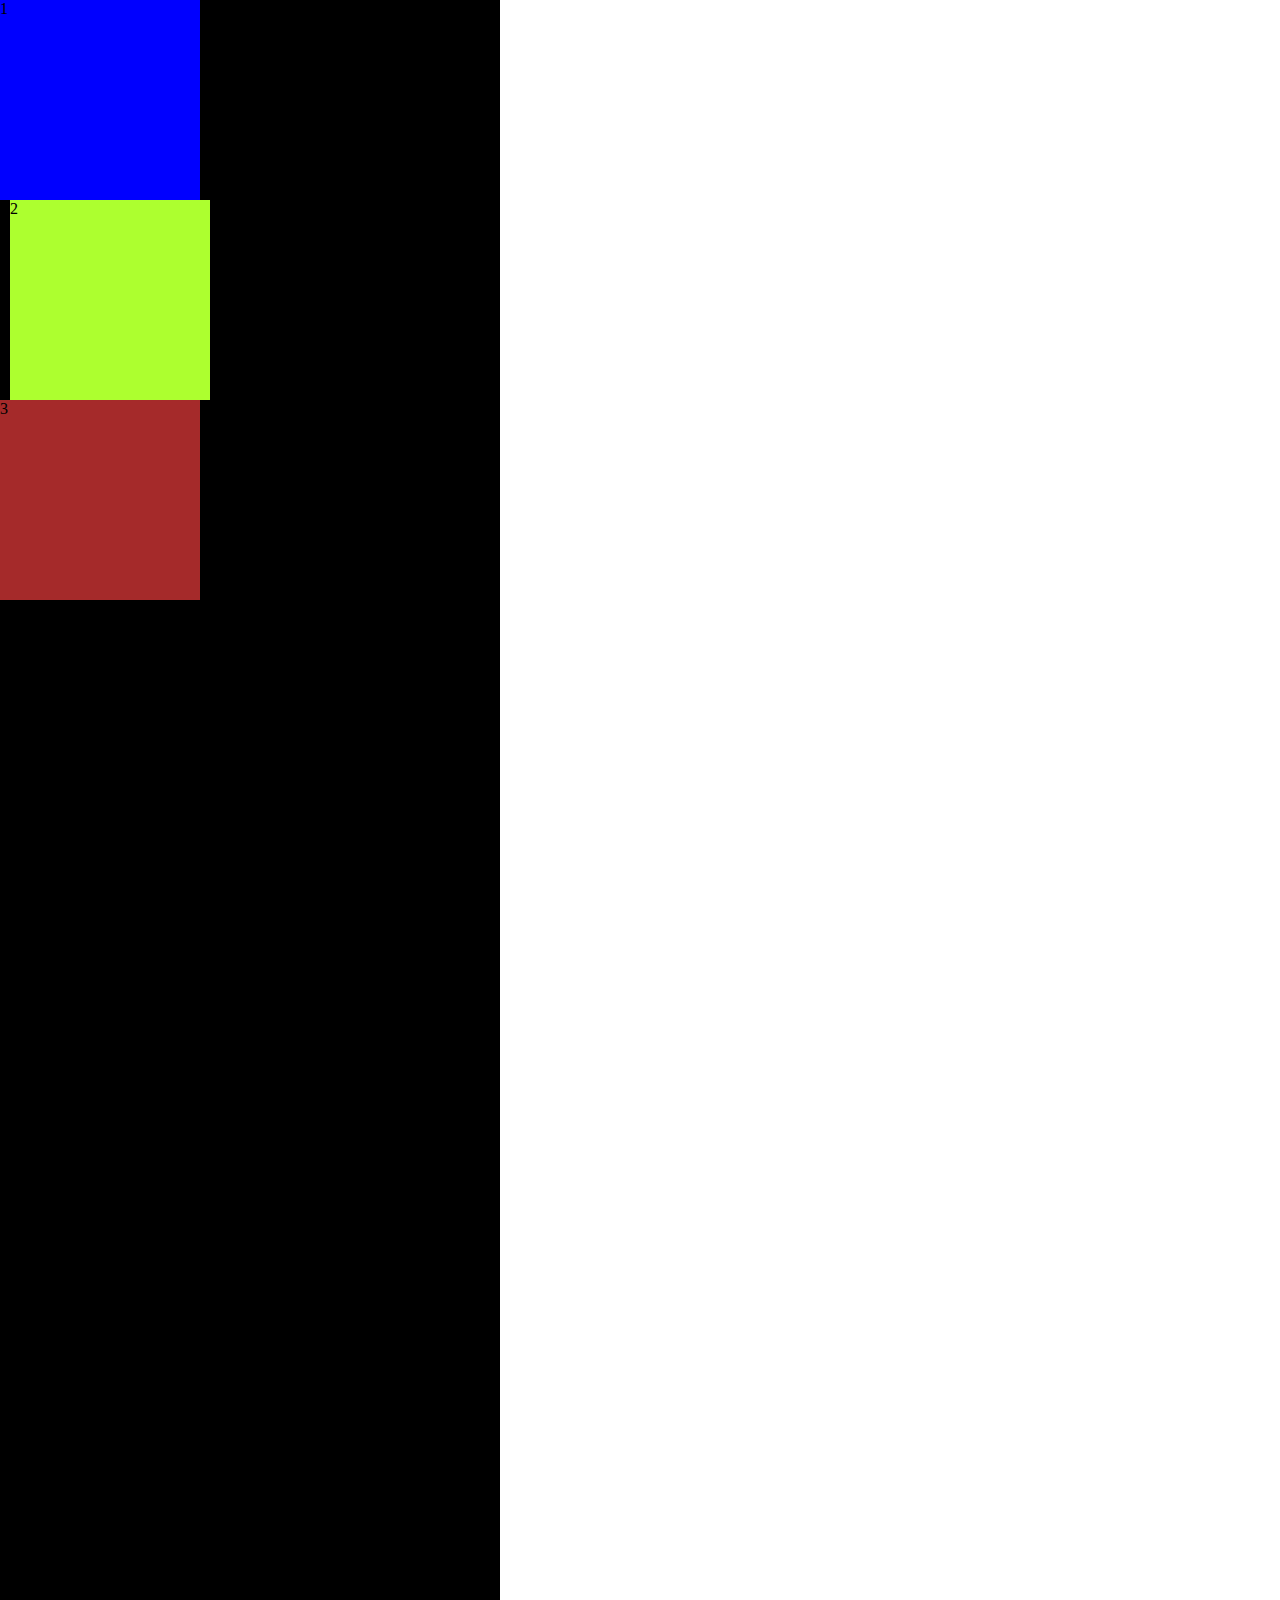
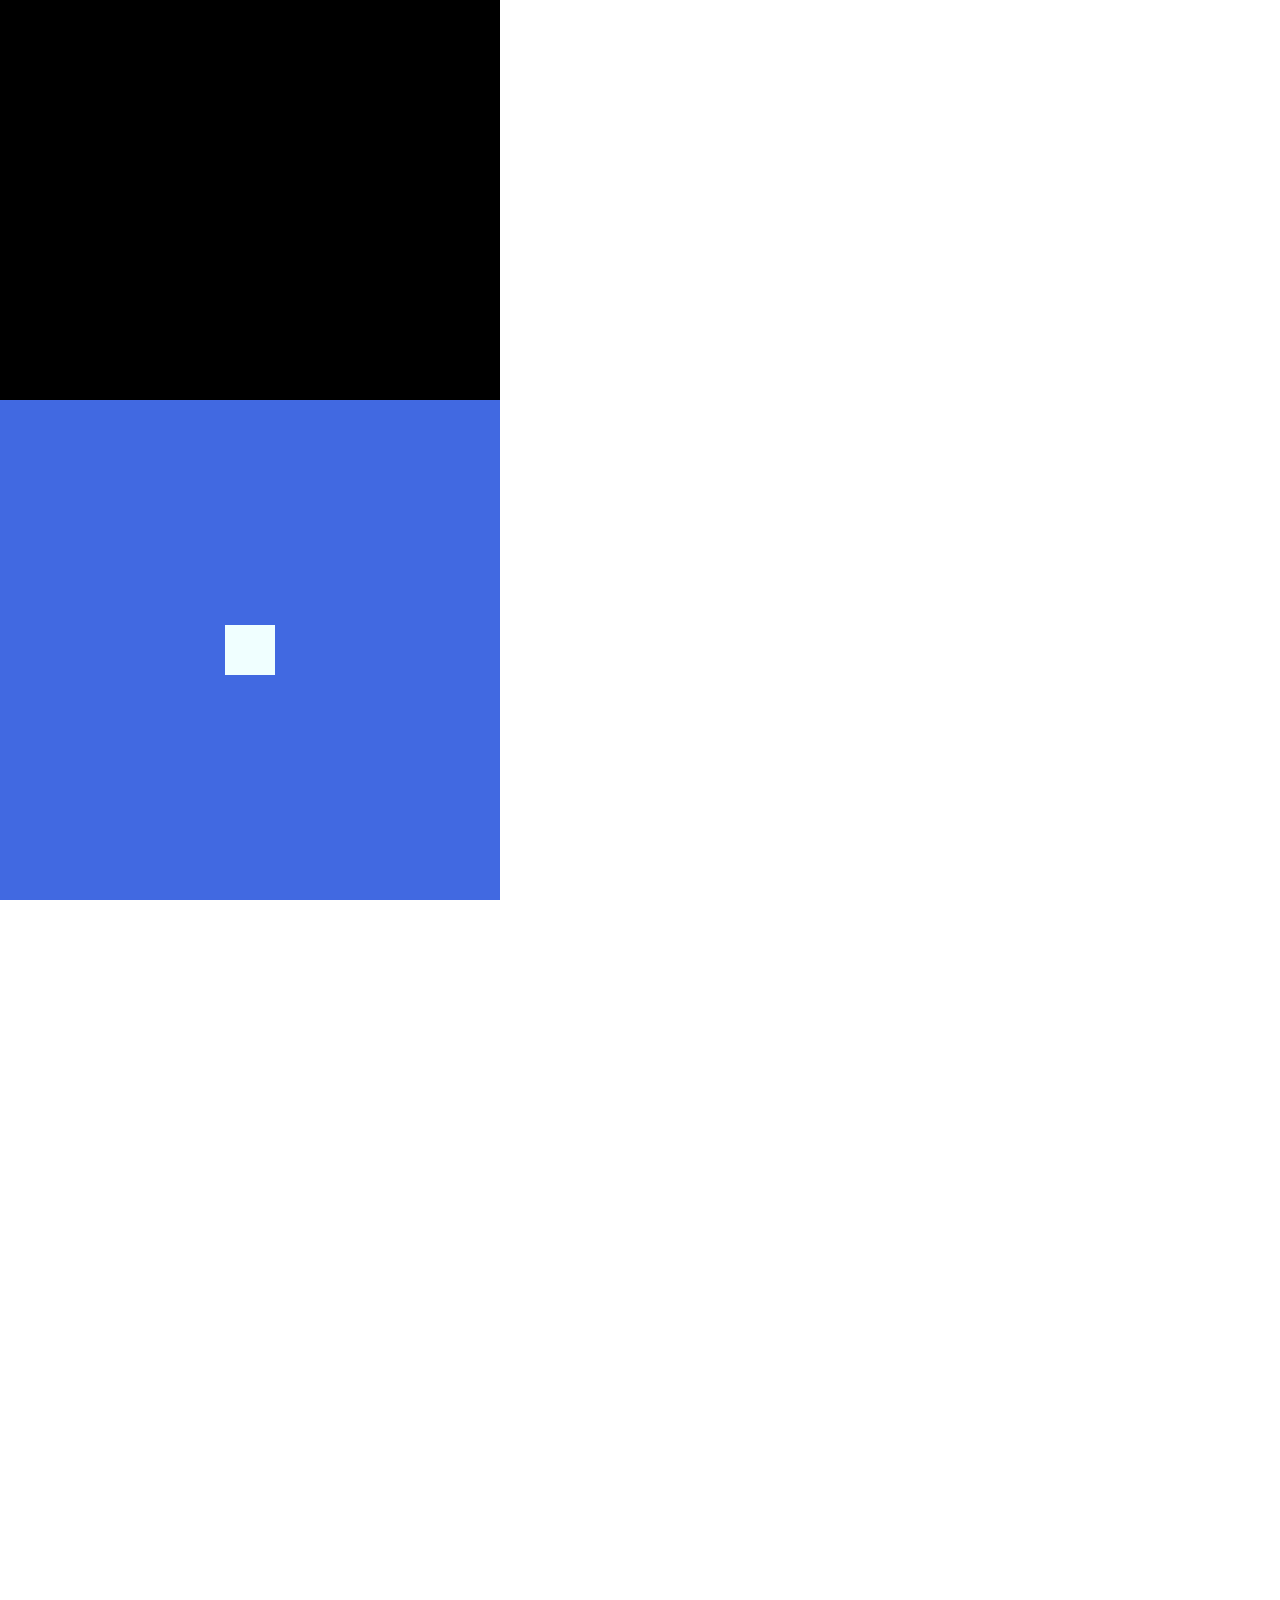
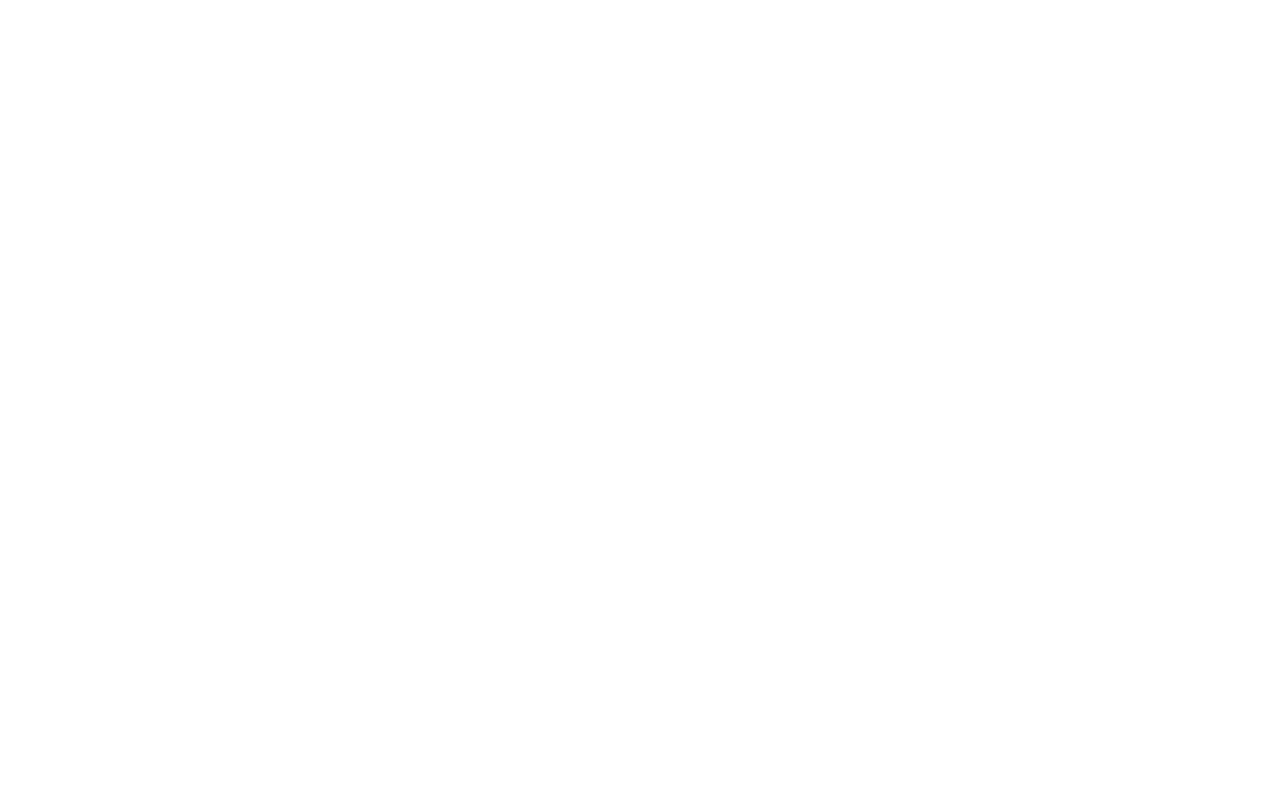
<file: html_class/position/position.html>
<!DOCTYPE html>
<html lang="en">

<head>
    <meta charset="UTF-8">
    <meta name="viewport" content="width=device-width, initial-scale=1.0">
    <title>Document</title>
    <link rel="stylesheet" href="./style.css">
</head>

<body>
    <div class="container">
        <div class="box box1">1</div>
        <div class="box box2">2</div>
        <div class="box box3">3</div>
    </div>
    <div class="parente">
        <div class="child">
        </div>
    </div>
</body>

</html>
</file>
<file: html_class/project2/styles/style.css>
@charset "UTF-8";
* {
  margin: 0;
  padding: 0;
  box-sizing: border-box;
}

h1,
h2,
h3,
h4,
h5,
h6 {
  font-weight: normal;
}

body {
  position: relative;
}
body .fixed-image {
  min-height: 100vh;
  position: fixed;
  width: 100%;
  z-index: -5;
  bottom: 0;
  left: 0;
}

header {
  display: flex;
  background-color: white;
  flex-wrap: wrap;
  align-items: center;
  position: sticky;
  top: 0;
  z-index: 5;
  box-shadow: 0 10px 6px -6px #777;
}
header section.logo {
  display: flex;
  flex: 2 1 400px;
  align-items: center;
}
header section.logo h1 {
  font-size: 2.5rem;
}
header section.logo img {
  width: 6vw;
  height: 6vw;
}
header nav {
  flex: 5 1 500px;
}
header nav ul {
  display: flex;
  justify-content: space-around;
}
header nav ul li {
  list-style: none;
}
header nav ul li i {
  padding-right: 0.2rem;
}
header nav ul li a {
  padding-bottom: 0.2rem;
  color: black;
  text-decoration: none;
  font-size: 1.35rem;
  transition: all 0.2s ease;
}
header nav ul li a:hover {
  color: rgba(152, 57, 255, 0.5);
  border-bottom: 3px solid rgba(152, 57, 255, 0.5);
}

main section.background-img {
  min-height: 70vh;
  background-image: url(../images/日本櫻花.jpg);
  background-size: cover;
  background-position: center;
  transition: all 0.75s ease;
  position: relative;
  z-index: 1;
  display: flex;
  justify-content: center;
  align-items: center;
}
main section.background-img .filter {
  background-color: rgba(0, 0, 0, 0.5);
  width: 100%;
  min-height: 70vh;
  position: absolute;
  top: 0;
  left: 0;
  z-index: -1;
}
main section.background-img h3 {
  color: white;
  font-size: 2.5rem;
  text-align: center;
}

.info-circles {
  background-color: white;
  padding: 2rem 1rem;
}
.info-circles h3 {
  font-size: 2rem;
  text-align: center;
}
.info-circles .circles {
  display: flex;
  flex-wrap: wrap;
  justify-content: space-evenly;
}
.info-circles .circles .circle {
  padding: 1rem;
  flex: 0 1 200px;
  display: flex;
  flex-direction: column;
  align-items: center;
}
.info-circles .circles .circle img {
  width: 100%;
  border-radius: 50%;
  transition: all 0.1s ease-in;
  padding: 0.3rem;
}
.info-circles .circles .circle img:hover {
  border: 3px solid rgba(152, 57, 255, 0.5);
}

.empty-container {
  min-height: 70vh;
  background-color: rgba(0, 0, 0, 0.5);
  display: flex;
  align-items: center;
  justify-content: center;
}
.empty-container h3 {
  font-size: 2rem;
  color: white;
}

.map {
  padding: 2rem 1rem;
  text-align: center;
  background-color: white;
}
.map h3 {
  font-size: 2.5rem;
}
.map p {
  margin: 1rem;
  font-size: 1.25rem;
}
.map iframe {
  width: 100%;
  height: 40vh;
}

footer {
  padding: 2rem;
  background-color: rgba(0, 0, 0, 0.2);
  display: flex;
  flex-direction: column;
  align-items: center;
}
footer .footer-img img {
  width: 20vw;
}
footer h3 {
  color: white;
  font-size: 2.5rem;
}
footer .link-icnos {
  display: flex;
  margin: 1.5rem 0;
}
footer .link-icnos img {
  margin: 0 1.5rem;
  width: 5vh;
  cursor: pointer;
}

@media screen and (max-width: 700px) {
  header ul {
    flex-direction: column;
  }
}
/* width */
::-webkit-scrollbar {
  width: 10px;
}

/* Track */
::-webkit-scrollbar-track {
  background: #f1f1f1;
}

/* Handle */
::-webkit-scrollbar-thumb {
  background: rgba(152, 57, 255, 0.5);
}

/* Handle on hover */
::-webkit-scrollbar-thumb:hover {
  background: rgb(152, 57, 255);
}/*# sourceMappingURL=style.css.map */
</file>
<file: html_class/project3/styles/style.css>
* {
  margin: 0;
  padding: 0;
  box-sizing: border-box;
}

h1,
h2,
h3,
h4,
h5,
h6 {
  font-weight: normal;
}

body {
  overflow-x: hidden;
}
body nav {
  background-color: white;
  position: sticky;
  top: 0;
  z-index: 5;
}
body nav ul {
  display: flex;
}
body nav ul li {
  list-style: none;
}
body nav ul li a {
  text-decoration: none;
  margin: 1rem;
  color: black;
  transition: color 0.5s ease;
}
body nav ul li a:hover {
  color: greenyellow;
}
body main .main-area {
  min-height: 70vh;
  background-color: white;
  display: flex;
  justify-content: center;
  align-items: center;
  flex-wrap: wrap;
}
body main .main-area .info {
  flex-basis: 450px;
}
body main .main-area .info h1 {
  font-size: 3.5rem;
}
body main .main-area .info button {
  background-color: rgb(44, 185, 44);
  color: white;
  border-radius: 20px;
  font-size: 1.5rem;
  padding: 0.25rem 0.5rem;
  border: none;
  transition: all 0.5s ease;
  margin-top: 2rem;
}
body main .main-area .info button a {
  color: white;
  text-decoration: none;
}
body main .main-area .info button:hover {
  transform: scale(1.2);
}
body main .main-area .img-area {
  flex-basis: 450px;
  display: flex;
  justify-content: center;
  align-items: center;
}
body main .main-area .img-area img {
  width: 95%;
}
body main .about-me {
  background-color: rgb(196, 255, 108);
  padding: 5rem 0rem;
  display: flex;
  justify-content: center;
}
body main .about-me .description {
  width: 50vw;
  text-align: center;
}
body main .about-me .description h2 {
  font-size: 2rem;
}
body main .about-me .description .progress-bar-area p {
  padding-top: 1rem;
}
body main .resume {
  display: flex;
  flex-wrap: wrap;
  padding: 2rem;
}
body main .resume .table {
  padding: 2rem;
  flex: 5 1 500px;
}
body main .resume .table table {
  --bs-table-bg: none;
  border-collapse: collapse;
}
body main .resume .table table tr {
  border-bottom: 2px solid gray;
  transition: all 0.5s ease;
}
body main .resume .table table tr:hover {
  background-color: rgb(212, 241, 167);
}
body main .resume .table table tr td {
  padding: 1rem;
}
body main .resume .picture {
  flex: 1 1 500px;
  display: flex;
  justify-content: center;
  align-items: center;
  position: relative;
}
body main .resume .picture img {
  width: 80%;
}
body main .resume .picture .greenrect1 {
  border: 10px solid rgb(212, 241, 167);
  width: 30vw;
  height: 80vh;
  position: absolute;
  top: 30px;
  left: 80px;
  z-index: -1;
}
body main .resume .picture .greenrect2 {
  border: 10px solid rgb(212, 241, 167);
  width: 50vw;
  height: 40vh;
  position: absolute;
  top: 300px;
  left: -300px;
  z-index: -1;
}
body main .resume .picture .greenrect3 {
  border: 10px solid rgb(212, 241, 167);
  width: 50vw;
  height: 40vh;
  position: absolute;
  top: 0px;
  left: -100px;
  z-index: -1;
}

@media screen and (max-width: 800px) {
  body main .about-me .description {
    width: 80%;
  }
  body main .resume .picture .greenrect1,
  body main .resume .picture .greenrect2,
  body main .resume .picture .greenrect3 {
    display: none;
  }
}
@media screen and (max-width: 500px) {
  body nav {
    position: static;
  }
  body nav ul {
    flex-direction: column;
  }
}/*# sourceMappingURL=style.css.map */
</file>
<file: html_class/sass_practise/style/style.css>
* {
  margin: 0px;
  padding: 0px;
  box-sizing: border-box;
}

h1 {
  background-color: aquamarine;
  color: red;
}

header nav ul {
  display: flex;
  flex-wrap: wrap;
}
header nav ul li {
  list-style-type: none;
}
header nav ul li a {
  color: red;
  text-decoration: none;
}/*# sourceMappingURL=style.css.map */
</file>
<file: html_class/project2/final/styles/style.css>
@charset "UTF-8";
* {
  margin: 0;
  padding: 0;
  box-sizing: border-box;
}

h1,
h2,
h3,
h4,
h5,
h6 {
  font-weight: normal;
}

body {
  position: relative;
}
body img.fixed-image {
  min-height: 100vh;
  position: fixed;
  width: 100%;
  z-index: -5;
  bottom: 0;
  left: 0;
}
body header {
  background-color: white;
  display: flex;
  flex-wrap: wrap;
  align-items: center;
}
body header section.logo {
  flex: 2 1 400px;
  display: flex;
  align-items: center;
}
body header section.logo h1 {
  font-size: 2.5rem;
}
body header section.logo img {
  width: 6vw;
  height: 6vw;
}
body header nav {
  flex: 5 1 500px;
}
body header nav ul {
  display: flex;
  list-style-type: none;
  justify-content: space-around;
}
body header nav ul li a {
  color: black;
  text-decoration: none;
  font-size: 1.35rem;
  transition: all 0.2s ease;
  padding-bottom: 0.3rem;
}
body header nav ul li a:hover {
  color: rgba(152, 57, 255, 0.5);
  border-bottom: 3px solid rgba(152, 57, 255, 0.5);
}
body main section.background-img {
  min-height: 70vh;
  background-image: url("../images/日本櫻花.jpg");
  background-size: cover;
  background-position: center;
  transition: all 0.75s ease;
  position: relative;
  z-index: 0;
  display: flex;
  justify-content: center;
  align-items: center;
}
body main section.background-img div.filter {
  background-color: rgba(0, 0, 0, 0.5);
  width: 100%;
  min-height: 70vh;
  position: absolute;
  top: 0;
  left: 0;
  z-index: -1;
}
body main section.background-img h3 {
  color: white;
  font-size: 2.5rem;
  text-align: center;
}
body main section.info-circles {
  background-color: white;
  padding: 2rem 1rem;
}
body main section.info-circles h3 {
  text-align: center;
  font-size: 2rem;
}
body main section.info-circles div.circles {
  display: flex;
  flex-wrap: wrap;
  justify-content: center;
}
body main section.info-circles div.circles div.circle {
  padding: 1rem;
  flex: 0 1 250px;
  display: flex;
  flex-direction: column;
  align-items: center;
}
body main section.info-circles div.circles div.circle img {
  width: 80%;
  border-radius: 50%;
  transition: all 0.1s ease-in;
  padding: 0.3rem;
}
body main section.info-circles div.circles div.circle img:hover {
  border: 3px solid rgba(152, 57, 255, 0.5);
}
body main section.empty-container {
  min-height: 70vh;
  background-color: rgba(0, 0, 0, 0.7);
  display: flex;
  justify-content: center;
  align-items: center;
}
body main section.empty-container h3 {
  font-size: 2rem;
  color: white;
}
body main section.google-map {
  background-color: white;
  padding: 2rem 1rem;
  text-align: center;
}
body main section.google-map h3 {
  font-size: 2.5rem;
}
body main section.google-map p {
  font-size: 1.25rem;
  margin: 1rem;
}
body main section.google-map iframe {
  width: 100%;
  height: 40vh;
}
body footer {
  display: flex;
  padding: 2rem;
  flex-direction: column;
  align-items: center;
  color: white;
  background-color: rgba(0, 0, 0, 0.3);
}
body footer section.logo img {
  width: 20vw;
}
body footer section.logo h3 {
  font-size: 2.5rem;
}
body footer section.links {
  margin-top: 2rem;
}
body footer section.links a img {
  width: 5vh;
  margin: 0rem 1rem;
}

@media screen and (max-width: 700px) {
  body header section.logo {
    flex-direction: column;
  }
  body header section.logo img {
    width: 50vw;
    height: 50vw;
  }
  body header nav ul {
    flex-direction: column;
  }
  body header nav ul li {
    padding: 0.5rem 0.25rem;
  }
}/*# sourceMappingURL=style.css.map */
</file>
<file: html_class/obj1/style.css>
h1 {
  color: blue;
  font-size: 2em;
}

.link1 a {
  color: red;
}

.link2 a {
  color: green;
}

body {
  font-size: 20px;
  font-family: "LXGW WenKai Mono TC", monospace;
  font-style: normal;
}

p {
  text-indent: 2rem;
}
</file>
<file: html_class/position/style.css>
* {
  margin: 0px;
}

body {
  width: 100%;
  height: 4000px;
}

.container {
  width: 500px;
  height: 2000px;
  background-color: black;
  /* cursor: pointer; */
}

.box {
  width: 200px;
  height: 200px;
}

.box1:hover {
  background-color: blue;
}

.box1 {
  background-color: aqua;
  transition: background-color 0.5s ease-in-out;
}

.box2 {
  background-color: greenyellow;
  position: sticky;
  top: 20px;
  left: 10px;
  bottom: 0px;
}

.box3 {
  background-color: brown;
}

.parente {
  width: 500px;
  height: 500px;
  background-color: royalblue;
  position: relative;
}

.child {
  width: 50px;
  height: 50px;
  background-color: azure;
  position: absolute;
  top: 50%;
  left: 50%;
  transform: translate(-50%, -50%);
}
</file>
<file: html_class/project3/styles/bubble.css>
#background-wrap {
  bottom: 0;
  left: 0;
  position: fixed;
  right: 0;
  top: 0;
  z-index: 2;
  pointer-events: none;
}

/* KEYFRAMES */

@-webkit-keyframes animateBubble {
  0% {
    margin-top: 1000px;
  }
  100% {
    margin-top: -100%;
  }
}

@-moz-keyframes animateBubble {
  0% {
    margin-top: 1000px;
  }
  100% {
    margin-top: -100%;
  }
}

@keyframes animateBubble {
  0% {
    margin-top: 1000px;
  }
  100% {
    margin-top: -100%;
  }
}

@-webkit-keyframes sideWays {
  0% {
    margin-left: 0px;
  }
  100% {
    margin-left: 50px;
  }
}

@-moz-keyframes sideWays {
  0% {
    margin-left: 0px;
  }
  100% {
    margin-left: 50px;
  }
}

@keyframes sideWays {
  0% {
    margin-left: 0px;
  }
  100% {
    margin-left: 50px;
  }
}

/* ANIMATIONS */

.x1 {
  -webkit-animation: animateBubble 25s linear infinite,
    sideWays 2s ease-in-out infinite alternate;
  -moz-animation: animateBubble 25s linear infinite,
    sideWays 2s ease-in-out infinite alternate;
  animation: animateBubble 25s linear infinite,
    sideWays 2s ease-in-out infinite alternate;

  left: -5%;
  top: 5%;

  -webkit-transform: scale(0.6);
  -moz-transform: scale(0.6);
  transform: scale(0.6);
}

.x2 {
  -webkit-animation: animateBubble 20s linear infinite,
    sideWays 4s ease-in-out infinite alternate;
  -moz-animation: animateBubble 20s linear infinite,
    sideWays 4s ease-in-out infinite alternate;
  animation: animateBubble 20s linear infinite,
    sideWays 4s ease-in-out infinite alternate;

  left: 5%;
  top: 80%;

  -webkit-transform: scale(0.4);
  -moz-transform: scale(0.4);
  transform: scale(0.4);
}

.x3 {
  -webkit-animation: animateBubble 28s linear infinite,
    sideWays 2s ease-in-out infinite alternate;
  -moz-animation: animateBubble 28s linear infinite,
    sideWays 2s ease-in-out infinite alternate;
  animation: animateBubble 28s linear infinite,
    sideWays 2s ease-in-out infinite alternate;

  left: 10%;
  top: 40%;

  -webkit-transform: scale(0.7);
  -moz-transform: scale(0.7);
  transform: scale(0.7);
}

.x4 {
  -webkit-animation: animateBubble 22s linear infinite,
    sideWays 3s ease-in-out infinite alternate;
  -moz-animation: animateBubble 22s linear infinite,
    sideWays 3s ease-in-out infinite alternate;
  animation: animateBubble 22s linear infinite,
    sideWays 3s ease-in-out infinite alternate;

  left: 20%;
  top: 0;

  -webkit-transform: scale(0.3);
  -moz-transform: scale(0.3);
  transform: scale(0.3);
}

.x5 {
  -webkit-animation: animateBubble 29s linear infinite,
    sideWays 4s ease-in-out infinite alternate;
  -moz-animation: animateBubble 29s linear infinite,
    sideWays 4s ease-in-out infinite alternate;
  animation: animateBubble 29s linear infinite,
    sideWays 4s ease-in-out infinite alternate;

  left: 30%;
  top: 50%;

  -webkit-transform: scale(0.5);
  -moz-transform: scale(0.5);
  transform: scale(0.5);
}

.x6 {
  -webkit-animation: animateBubble 21s linear infinite,
    sideWays 2s ease-in-out infinite alternate;
  -moz-animation: animateBubble 21s linear infinite,
    sideWays 2s ease-in-out infinite alternate;
  animation: animateBubble 21s linear infinite,
    sideWays 2s ease-in-out infinite alternate;

  left: 50%;
  top: 0;

  -webkit-transform: scale(0.8);
  -moz-transform: scale(0.8);
  transform: scale(0.8);
}

.x7 {
  -webkit-animation: animateBubble 20s linear infinite,
    sideWays 2s ease-in-out infinite alternate;
  -moz-animation: animateBubble 20s linear infinite,
    sideWays 2s ease-in-out infinite alternate;
  animation: animateBubble 20s linear infinite,
    sideWays 2s ease-in-out infinite alternate;

  left: 65%;
  top: 70%;

  -webkit-transform: scale(0.4);
  -moz-transform: scale(0.4);
  transform: scale(0.4);
}

.x8 {
  -webkit-animation: animateBubble 22s linear infinite,
    sideWays 3s ease-in-out infinite alternate;
  -moz-animation: animateBubble 22s linear infinite,
    sideWays 3s ease-in-out infinite alternate;
  animation: animateBubble 22s linear infinite,
    sideWays 3s ease-in-out infinite alternate;

  left: 80%;
  top: 10%;

  -webkit-transform: scale(0.3);
  -moz-transform: scale(0.3);
  transform: scale(0.3);
}

.x9 {
  -webkit-animation: animateBubble 29s linear infinite,
    sideWays 4s ease-in-out infinite alternate;
  -moz-animation: animateBubble 29s linear infinite,
    sideWays 4s ease-in-out infinite alternate;
  animation: animateBubble 29s linear infinite,
    sideWays 4s ease-in-out infinite alternate;

  left: 90%;
  top: 50%;

  -webkit-transform: scale(0.6);
  -moz-transform: scale(0.6);
  transform: scale(0.6);
}

.x10 {
  -webkit-animation: animateBubble 26s linear infinite,
    sideWays 2s ease-in-out infinite alternate;
  -moz-animation: animateBubble 26s linear infinite,
    sideWays 2s ease-in-out infinite alternate;
  animation: animateBubble 26s linear infinite,
    sideWays 2s ease-in-out infinite alternate;

  left: 80%;
  top: 80%;

  -webkit-transform: scale(0.3);
  -moz-transform: scale(0.3);
  transform: scale(0.3);
}

/* OBJECTS */

.bubble {
  -webkit-border-radius: 50%;
  -moz-border-radius: 50%;
  border-radius: 50%;

  -webkit-box-shadow: 0 20px 30px rgba(0, 0, 0, 0.2),
    inset 0px 10px 30px 5px rgba(255, 255, 255, 1);
  -moz-box-shadow: 0 20px 30px rgba(0, 0, 0, 0.2),
    inset 0px 10px 30px 5px rgba(255, 255, 255, 1);
  box-shadow: 0 20px 30px rgba(0, 0, 0, 0.2),
    inset 0px 10px 30px 5px rgba(255, 255, 255, 1);

  height: 200px;
  position: absolute;
  width: 200px;
}

.bubble:after {
  background: -moz-radial-gradient(
    center,
    ellipse cover,
    rgba(255, 255, 255, 0.5) 0%,
    rgba(255, 255, 255, 0) 70%
  ); /* FF3.6+ */
  background: -webkit-gradient(
    radial,
    center center,
    0px,
    center center,
    100%,
    color-stop(0%, rgba(255, 255, 255, 0.5)),
    color-stop(70%, rgba(255, 255, 255, 0))
  ); /* Chrome,Safari4+ */
  background: -webkit-radial-gradient(
    center,
    ellipse cover,
    rgba(255, 255, 255, 0.5) 0%,
    rgba(255, 255, 255, 0) 70%
  ); /* Chrome10+,Safari5.1+ */
  background: -o-radial-gradient(
    center,
    ellipse cover,
    rgba(255, 255, 255, 0.5) 0%,
    rgba(255, 255, 255, 0) 70%
  ); /* Opera 12+ */
  background: -ms-radial-gradient(
    center,
    ellipse cover,
    rgba(255, 255, 255, 0.5) 0%,
    rgba(255, 255, 255, 0) 70%
  ); /* IE10+ */
  background: radial-gradient(
    ellipse at center,
    rgba(255, 255, 255, 0.5) 0%,
    rgba(255, 255, 255, 0) 70%
  ); /* W3C */
  filter: progid:DXImageTransform.Microsoft.gradient( startColorstr='#80ffffff', endColorstr='#00ffffff',GradientType=1 ); /* IE6-9 fallback on horizontal gradient */

  -webkit-border-radius: 50%;
  -moz-border-radius: 50%;
  border-radius: 50%;

  -webkit-box-shadow: inset 0 20px 30px rgba(255, 255, 255, 0.3);
  -moz-box-shadow: inset 0 20px 30px rgba(255, 255, 255, 0.3);
  box-shadow: inset 0 20px 30px rgba(255, 255, 255, 0.3);

  content: "";
  height: 180px;
  left: 10px;
  position: absolute;
  width: 180px;
}
</file>
